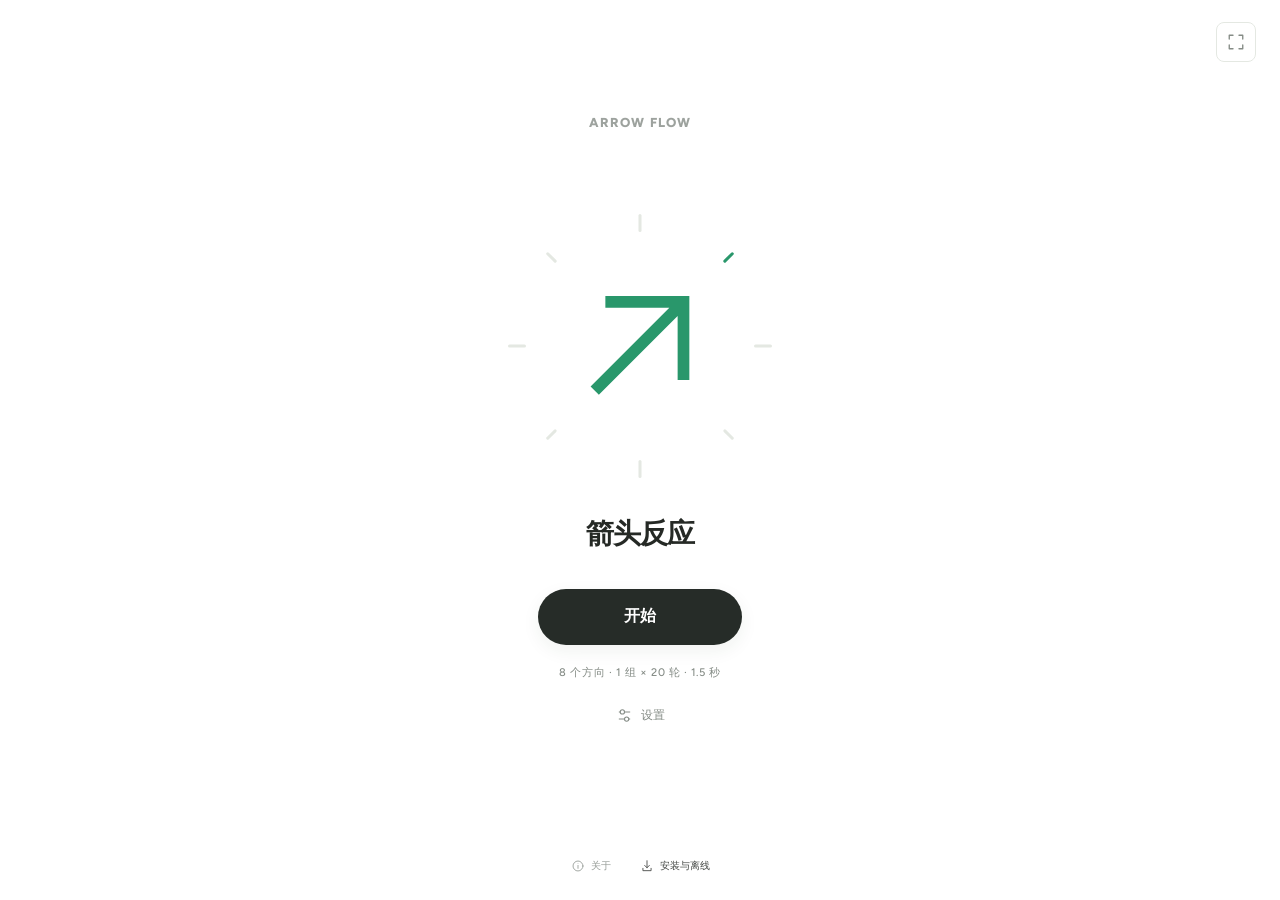
<file: index.html>
<!doctype html>
<html lang="zh-CN">
<head>
<meta charset="utf-8">
<meta name="viewport" content="width=device-width,initial-scale=1,viewport-fit=cover">
<meta name="apple-mobile-web-app-capable" content="yes">
<meta name="theme-color" content="#ffffff">
<link rel="icon" type="image/svg+xml" href="./favicon.svg">
<link rel="apple-touch-icon" href="./apple-touch-icon.png">
<title>箭头反应 · Arrow Flow</title>
<script src="./theme.js?v=f0ca25d67949"></script>
<link rel="stylesheet" href="./styles.css?v=baeb36938bd9">
<link rel="manifest" href="./manifest.webmanifest">
<meta name="apple-mobile-web-app-title" content="Arrow Flow">
<link rel="stylesheet" href="./pwa.css?v=1dbcb58ef27d">
</head>
<body>
<main class="home">
  <button id="home-fullscreen" class="icon-btn fullscreen-toggle home-fullscreen" type="button" aria-label="进入全屏" aria-pressed="false"><svg class="expand-icon" viewBox="0 0 24 24" fill="none" stroke="currentColor" stroke-width="1.8" stroke-linecap="round" stroke-linejoin="round" aria-hidden="true"><path d="M8 3H3v5M16 3h5v5M21 16v5h-5M8 21H3v-5"/></svg><svg class="collapse-icon hidden" viewBox="0 0 24 24" fill="none" stroke="currentColor" stroke-width="1.8" stroke-linecap="round" stroke-linejoin="round" aria-hidden="true"><path d="M3 8h5V3M16 3v5h5M21 16h-5v5M8 21v-5H3"/></svg></button>
  <div class="home-mark">ARROW FLOW</div>
  <div class="dial" aria-hidden="true">
    <svg class="dial-ticks" viewBox="0 0 180 180"><line class="tick-mark" data-deg="0" x1="90" y1="3" x2="90" y2="13" transform="rotate(0 90 90)"/><line class="tick-mark on" data-deg="45" x1="90" y1="3" x2="90" y2="10" transform="rotate(45 90 90)"/><line class="tick-mark" data-deg="90" x1="90" y1="3" x2="90" y2="13" transform="rotate(90 90 90)"/><line class="tick-mark" data-deg="135" x1="90" y1="3" x2="90" y2="10" transform="rotate(135 90 90)"/><line class="tick-mark" data-deg="180" x1="90" y1="3" x2="90" y2="13" transform="rotate(180 90 90)"/><line class="tick-mark" data-deg="225" x1="90" y1="3" x2="90" y2="10" transform="rotate(225 90 90)"/><line class="tick-mark" data-deg="270" x1="90" y1="3" x2="90" y2="13" transform="rotate(270 90 90)"/><line class="tick-mark" data-deg="315" x1="90" y1="3" x2="90" y2="10" transform="rotate(315 90 90)"/></svg>
    <svg class="home-arrow" id="home-arrow" viewBox="0 0 100 100"><path d="M50 88V13M17 46L50 13L83 46" fill="none" stroke="currentColor" stroke-width="7"/></svg>
    <span id="home-number" class="home-number hidden">3</span>
  </div>
  <h1 id="home-title">箭头反应</h1>
  <button id="start" class="start">开始</button>

  <p id="session-info" class="session-info"></p>
  <button id="open-settings" class="settings-trigger" type="button" aria-haspopup="dialog"><svg viewBox="0 0 24 24" fill="none" stroke="currentColor" stroke-width="1.5" aria-hidden="true"><path d="M4 7h16M4 17h16"/><circle cx="9" cy="7" r="3" fill="var(--bg)"/><circle cx="15" cy="17" r="3" fill="var(--bg)"/></svg>设置</button>
  <nav class="home-links" aria-label="了解与帮助"><a href="#about"><svg viewBox="0 0 24 24" fill="none" stroke="currentColor" stroke-width="1.5" stroke-linecap="round" stroke-linejoin="round" aria-hidden="true"><circle cx="12" cy="12" r="8.5"/><path d="M12 11v5"/><circle cx="12" cy="7.5" r=".7" fill="currentColor" stroke="none"/></svg><span>关于</span></a></nav>
</main>
<dialog id="settings-dialog" aria-labelledby="settings-title" class="settings-dialog"><div class="sheet-header"><div><span class="sheet-eyebrow">MAKE IT YOURS</span><h2 id="settings-title">训练设置</h2></div><button id="close-settings" class="close-settings" aria-label="关闭设置" type="button"><svg viewBox="0 0 24 24" fill="none" stroke="currentColor" stroke-width="1.6" aria-hidden="true"><path d="m6 6 12 12M18 6 6 18"/></svg></button></div><div class="sheet-scroll settings-body"><section class="setting-group"><h3><span>01</span>训练</h3><div class="setting-card"><label id="mode-label">练习模式</label><input id="training-mode" type="hidden" value="arrows"><div class="presets mode-options" role="group" aria-labelledby="mode-label"><button type="button" data-mode="arrows" aria-label="箭头模式" aria-pressed="true"><span class="mode-icon"><svg viewBox="0 0 24 24" fill="none" stroke="currentColor" stroke-width="2" stroke-linecap="round" stroke-linejoin="round" aria-hidden="true"><path d="M5 19 19 5M5 5h14v14"/></svg></span><span class="mode-title">箭头模式</span><span class="mode-description">方向与颜色</span><svg class="mode-check" viewBox="0 0 16 16" fill="none" stroke="currentColor" stroke-width="2" aria-hidden="true"><path d="m3 8 3 3 7-7"/></svg></button><button type="button" data-mode="numbers" aria-label="数字模式" aria-pressed="false"><span class="mode-icon"><svg viewBox="0 0 24 24" fill="none" stroke="currentColor" stroke-width="2" stroke-linecap="round" aria-hidden="true"><path d="M10 3 7 21M18 3l-3 18M4 9h17M3 15h17"/></svg></span><span class="mode-title">数字模式</span><span class="mode-description">数字与背景颜色</span><svg class="mode-check" viewBox="0 0 16 16" fill="none" stroke="currentColor" stroke-width="2" aria-hidden="true"><path d="m3 8 3 3 7-7"/></svg></button></div><div class="settings-block"><div class="block-heading">练习内容</div><div id="number-range" hidden><div class="two"><div><label for="number-min">最小数字</label><input id="number-min" type="number" min="0" max="999" step="1" value="1" required inputmode="numeric"></div><div><label for="number-max">最大数字</label><input id="number-max" type="number" min="0" max="999" step="1" value="5" required inputmode="numeric"></div></div><p id="number-help" class="field-help">范围内的整数随机出现，背景颜色独立随机。</p></div><div class="two"><div id="dirs-field">      <label for="dirs">箭头方向</label>
      <select id="dirs">
        <option value="8">八方向（含斜向）</option>
        <option value="4">四方向（上下左右）</option>
        <option value="2">两方向（左右）</option>
      </select></div>

        <div><label for="rounds-choice">每组轮数</label>
          <input id="rounds" type="hidden" value="20"><select id="rounds-choice" aria-controls="custom-rounds"><option value="10">10 轮</option><option value="20" selected>20 轮</option><option value="30">30 轮</option><option value="50">50 轮</option><option value="100">100 轮</option><option value="0">无限循环</option><option value="custom">自定义…</option></select><div id="custom-rounds" hidden style="margin-top:12px"><label for="rounds-custom" style="margin-top:0">自定义轮数</label><input id="rounds-custom" type="number" min="1" step="1" value="20" inputmode="numeric"></div>
        </div>
</div><div class="two"><div><label for="sets-choice">组数</label><input id="sets" type="hidden" value="1"><select id="sets-choice" aria-controls="sets-custom-wrap"><option value="1" selected>1 组</option><option value="2">2 组</option><option value="3">3 组</option><option value="4">4 组</option><option value="5">5 组</option><option value="6">6 组</option><option value="8">8 组</option><option value="10">10 组</option><option value="custom">自定义…</option></select><div id="sets-custom-wrap" hidden style="margin-top:12px"><label for="sets-custom" style="margin-top:0">自定义组数</label><input id="sets-custom" type="number" min="1" max="99" step="1" value="1" inputmode="numeric"></div></div><div><label for="set-rest-choice">组间休息 / 秒</label><input id="set-rest" type="hidden" value="30"><select id="set-rest-choice" aria-controls="set-rest-custom-wrap"><option value="0">不休息</option><option value="10">10 秒</option><option value="15">15 秒</option><option value="20">20 秒</option><option value="30" selected>30 秒</option><option value="45">45 秒</option><option value="60">60 秒</option><option value="90">90 秒</option><option value="120">120 秒</option><option value="180">180 秒</option><option value="custom">自定义…</option></select><div id="set-rest-custom-wrap" hidden style="margin-top:12px"><label for="set-rest-custom" style="margin-top:0">自定义休息 / 秒</label><input id="set-rest-custom" type="number" min="0" max="600" step="1" value="30" inputmode="numeric"></div></div></div><p id="sets-help" class="field-help">每组完成后休息，倒计时结束自动继续。</p>      </div><div class="settings-block"><div class="block-heading">节奏与间隔</div><label id="interval-label">间隔模式</label><input id="interval-mode" type="hidden" value="fixed"><div class="presets interval-toggle" role="group" aria-labelledby="interval-label" aria-describedby="interval-help"><button type="button" data-interval="fixed" aria-pressed="true">固定间隔</button><button type="button" data-interval="random" aria-pressed="false">随机间隔</button></div><label id="presets-label">节奏预设</label>
      <div class="presets" role="group" aria-labelledby="presets-label">
        <button type="button" data-speed="2.5,1" data-random-speed="2.5,1,3" aria-pressed="false">舒缓</button>
        <button type="button" data-speed="1.5,0.5" data-random-speed="1.5,0.5,1.5" aria-pressed="false">标准</button>
        <button type="button" data-speed="0.7,0.3" data-random-speed="0.7,0.2,0.6" aria-pressed="false">快速</button>
      </div>

      <label for="duration" id="duration-label">显示 / 秒</label><input id="duration" type="number" min="0.3" max="10" step="0.1" value="1.5">
      <div class="interval-settings"><p id="interval-help" class="field-help">当前提示消失后，到下一个提示出现前的等待时间。</p><div id="fixed-interval"><label for="gap">等待时间 / 秒</label><input id="gap" type="number" min="0" max="10" step="0.1" value="0.5"></div><div id="random-interval" hidden><div class="two"><div><label for="gap-min">最短等待 / 秒</label><input id="gap-min" type="number" min="0" max="10" step="0.1" value="0.5"></div><div><label for="gap-max">最长等待 / 秒</label><input id="gap-max" type="number" min="0" max="10" step="0.1" value="1.5"></div></div><p class="field-help">每次在范围内重新随机，不按固定节奏出现。</p></div></div>

</div></div></section><section class="setting-group"><h3><span>02</span>外观</h3><div class="setting-card">      <label for="language">语言 / Language</label><select id="language"><option value="zh">简体中文</option><option value="en">English</option></select><label for="theme">外观</label>
      <select id="theme">
        <option value="system">跟随系统</option>
        <option value="light">浅色</option>
        <option value="dark">深色</option>
      </select>
        <div id="color-field"><label for="color">箭头颜色</label>
          <select id="color"><option value="random">随机彩色</option><option value="green">固定绿色</option><option value="black">固定黑色</option><option value="custom">自定义单色</option></select><div id="custom-arrow-color" hidden><label for="arrow-color">自定义箭头颜色</label><input id="arrow-color" type="color" value="#20ac78" aria-label="自定义箭头颜色"></div>
        </div>
<div id="number-color-settings" hidden><label id="palette-label">数字背景颜色</label><input id="arrow-colors" type="hidden" value='["#20ac78","#823ac7","#257bdd","#e2812b","#dc4168"]'><input id="number-colors" type="hidden" value='["#d83842","#16816b","#f3cf46","#245fbd"]'><div id="number-palette" class="number-palette" role="group" aria-labelledby="palette-label"></div><div class="palette-actions"><button id="add-number-color" type="button">添加颜色</button><button id="reset-number-colors" type="button">恢复默认</button></div><p id="palette-help" class="field-help">点色块更换颜色，背景与数字独立随机。</p></div><div id="number-ink-settings" hidden><label for="number-ink-mode">数字文字颜色</label><select id="number-ink-mode"><option value="auto">自动黑白</option><option value="complementary">背景互补色</option><option value="custom">自定义单色</option><option value="random">随机彩色</option></select><div id="custom-number-ink" hidden><label for="number-ink">自定义数字颜色</label><input id="number-ink" type="color" value="#ffffff" aria-label="自定义数字颜色"></div><div id="random-number-ink" hidden><label id="number-ink-palette-label">随机数字颜色</label><input id="number-ink-colors" type="hidden" value='["#ffffff","#17221b"]'><div id="number-ink-palette" class="number-palette" role="group" aria-labelledby="number-ink-palette-label"></div><div class="palette-actions"><button id="add-number-ink" type="button">添加颜色</button><button id="reset-number-ink" type="button">恢复默认</button></div></div><p id="number-ink-help" class="field-help">根据背景明暗，自动使用黑色或白色数字。</p><div id="number-color-preview" aria-hidden="true">3</div><p class="field-help">配色预览</p></div></div></section><section class="setting-group"><h3><span>03</span>声音</h3><div class="setting-card">      <section id="sound-settings" class="sound" aria-label="声音设置">
        <div class="sound-head">
          <span class="sound-title">提示音</span>
          <button id="sound" class="switch" type="button" role="switch" aria-label="提示音" aria-checked="false" value="off"><span></span></button>
        </div>
        <div id="sound-panel" hidden>
          <label for="sound-type" style="margin-top:0">声音类型</label>
          <select id="sound-type">
            <option value="beep">标准短音</option>
            <option value="timer">计时器哔声</option>
            <option value="go">起跑高音</option>
            <option value="bell">拳击铃</option>
            <option value="bell2">拳击铃 · 双响</option>
            <option value="buzzer">篮球蜂鸣</option>
          </select>
          <div class="volume-head"><label for="volume">提示音量</label><output id="volume-value" for="volume">40%</output></div>
          <input id="volume" type="range" min="0" max="100" value="40" aria-describedby="volume-help">
          <div class="sound-foot"><span id="volume-help">同时受设备音量控制</span><button type="button" id="preview">试听</button></div>
        </div>
      </section></div></section></div><div class="sheet-footer"><span>按你的节奏来。</span><button id="done-settings" class="start" type="button">完成</button></div></dialog>


<section id="stage" class="stage" aria-label="反应练习">
  <button id="stage-fullscreen" class="icon-btn fullscreen-toggle stage-fullscreen" type="button" aria-label="进入全屏" aria-pressed="false"><svg class="expand-icon" viewBox="0 0 24 24" fill="none" stroke="currentColor" stroke-width="1.8" stroke-linecap="round" stroke-linejoin="round" aria-hidden="true"><path d="M8 3H3v5M16 3h5v5M21 16v5h-5M8 21H3v-5"/></svg><svg class="collapse-icon hidden" viewBox="0 0 24 24" fill="none" stroke="currentColor" stroke-width="1.8" stroke-linecap="round" stroke-linejoin="round" aria-hidden="true"><path d="M3 8h5V3M16 3v5h5M21 16h-5v5M8 21v-5H3"/></svg></button>
  <div class="top">
    <span class="phase" id="phase">准备开始</span>
    <span class="counter" id="counter" aria-live="off">0 / 20</span>
    <div class="top-right">
      <button id="mute" class="icon-btn" type="button" aria-label="开启声音">
        <svg id="icon-on" viewBox="0 0 24 24" fill="none" stroke="currentColor" stroke-width="2" stroke-linejoin="round" stroke-linecap="round"><path d="M4 9h4l5-4v14l-5-4H4z"/><path d="M16.5 8.5a5 5 0 0 1 0 7M19 6a8.5 8.5 0 0 1 0 12"/></svg>
        <svg id="icon-off" class="hidden" viewBox="0 0 24 24" fill="none" stroke="currentColor" stroke-width="2" stroke-linejoin="round" stroke-linecap="round"><path d="M4 9h4l5-4v14l-5-4H4z"/><path d="M17 9.5l5 5M22 9.5l-5 5"/></svg>
      </button>
    </div>
  </div>

  <div id="number-cue" class="number-cue-text hidden" role="img" aria-label="数字"></div>
  <svg id="arrow" class="hidden" viewBox="0 0 100 100" role="img" aria-label="方向箭头"><path d="M50 88V13M17 46L50 13L83 46" fill="none" stroke="currentColor" stroke-width="10"/></svg>
  <div id="countdown" class="countdown"><span id="count-num">3</span></div>

  <div id="rest" class="rest hidden" role="timer" aria-label="组间休息倒计时" aria-live="off"><div class="rest-dial"><svg class="rest-ring" viewBox="0 0 200 200" aria-hidden="true"><circle class="rest-track" cx="100" cy="100" r="96"/><circle id="rest-ring-fill" class="rest-fill" cx="100" cy="100" r="96" pathLength="1"/></svg><div class="rest-inner"><span class="rest-label">组间休息</span><span id="rest-time" class="rest-time">0:30</span></div></div><span id="rest-next" class="rest-next"></span></div>
  <div id="result" class="result hidden" role="status" aria-live="polite">
    <svg class="done-mark" viewBox="0 0 64 64" aria-hidden="true"><circle cx="32" cy="32" r="29"/><path d="M20 33l8 8 16-17"/></svg>
    <h2>Complete</h2>
    <button id="again" class="start">再练一次</button>
    <button id="back" class="ghost">调整设置</button>
  </div>

  <div class="controls" id="controls">
    <button id="pause" class="round-btn" aria-label="暂停">
      <svg id="icon-pause" viewBox="0 0 24 24" fill="currentColor"><rect x="6" y="5" width="4" height="14" rx="1"/><rect x="14" y="5" width="4" height="14" rx="1"/></svg>
      <svg id="icon-play" class="hidden" viewBox="0 0 24 24" fill="currentColor"><path d="M8 5.5v13a1 1 0 0 0 1.5.86l10.5-6.5a1 1 0 0 0 0-1.72L9.5 4.64A1 1 0 0 0 8 5.5z"/></svg>
    </button>
    <button id="exit" class="round-btn" aria-label="结束练习">
      <svg viewBox="0 0 24 24" fill="currentColor"><rect x="6" y="6" width="12" height="12" rx="1.5"/></svg>
    </button>
  </div>
  <div class="progress" id="progress"></div>
</section>

<dialog id="info-dialog" class="info-dialog" aria-labelledby="info-title"><header class="info-header"><div><span class="sheet-eyebrow">ARROW FLOW / FIELD NOTES</span><h2 id="info-title">玩法说明</h2></div><button id="close-info" class="close-settings" type="button" aria-label="返回训练"><svg viewBox="0 0 24 24" fill="none" stroke="currentColor" stroke-width="1.6" aria-hidden="true"><path d="m6 6 12 12M18 6 6 18"/></svg></button></header><div class="info-toolbar"><div class="info-tabs" role="tablist" aria-label="了解与帮助"><button id="tab-guide" type="button" role="tab" data-info-page="guide" aria-controls="info-body" aria-selected="true">玩法说明</button><button id="tab-about" type="button" role="tab" data-info-page="about" aria-controls="info-body" aria-selected="false" tabindex="-1">关于与研究</button></div><label class="visually-hidden" for="info-language">语言 / Language</label><select id="info-language"><option value="zh">中文</option><option value="en">English</option></select></div><div id="info-body" class="info-body" role="tabpanel" aria-labelledby="tab-guide" tabindex="0"></div><footer class="info-footer"><button id="info-back" type="button" class="start">返回训练</button></footer></dialog>
<div id="fullscreen-notice" class="fullscreen-notice" role="status" hidden></div>
<script src="./i18n.js?v=d0549c62ef76"></script>
<script src="./app.js?v=de583ddcadcf"></script>
<script src="./info.js?v=76d75372aa2f"></script>
<script src="./pwa.js?v=aa56cc2708c7" defer></script>
</body>
</html>
</file>
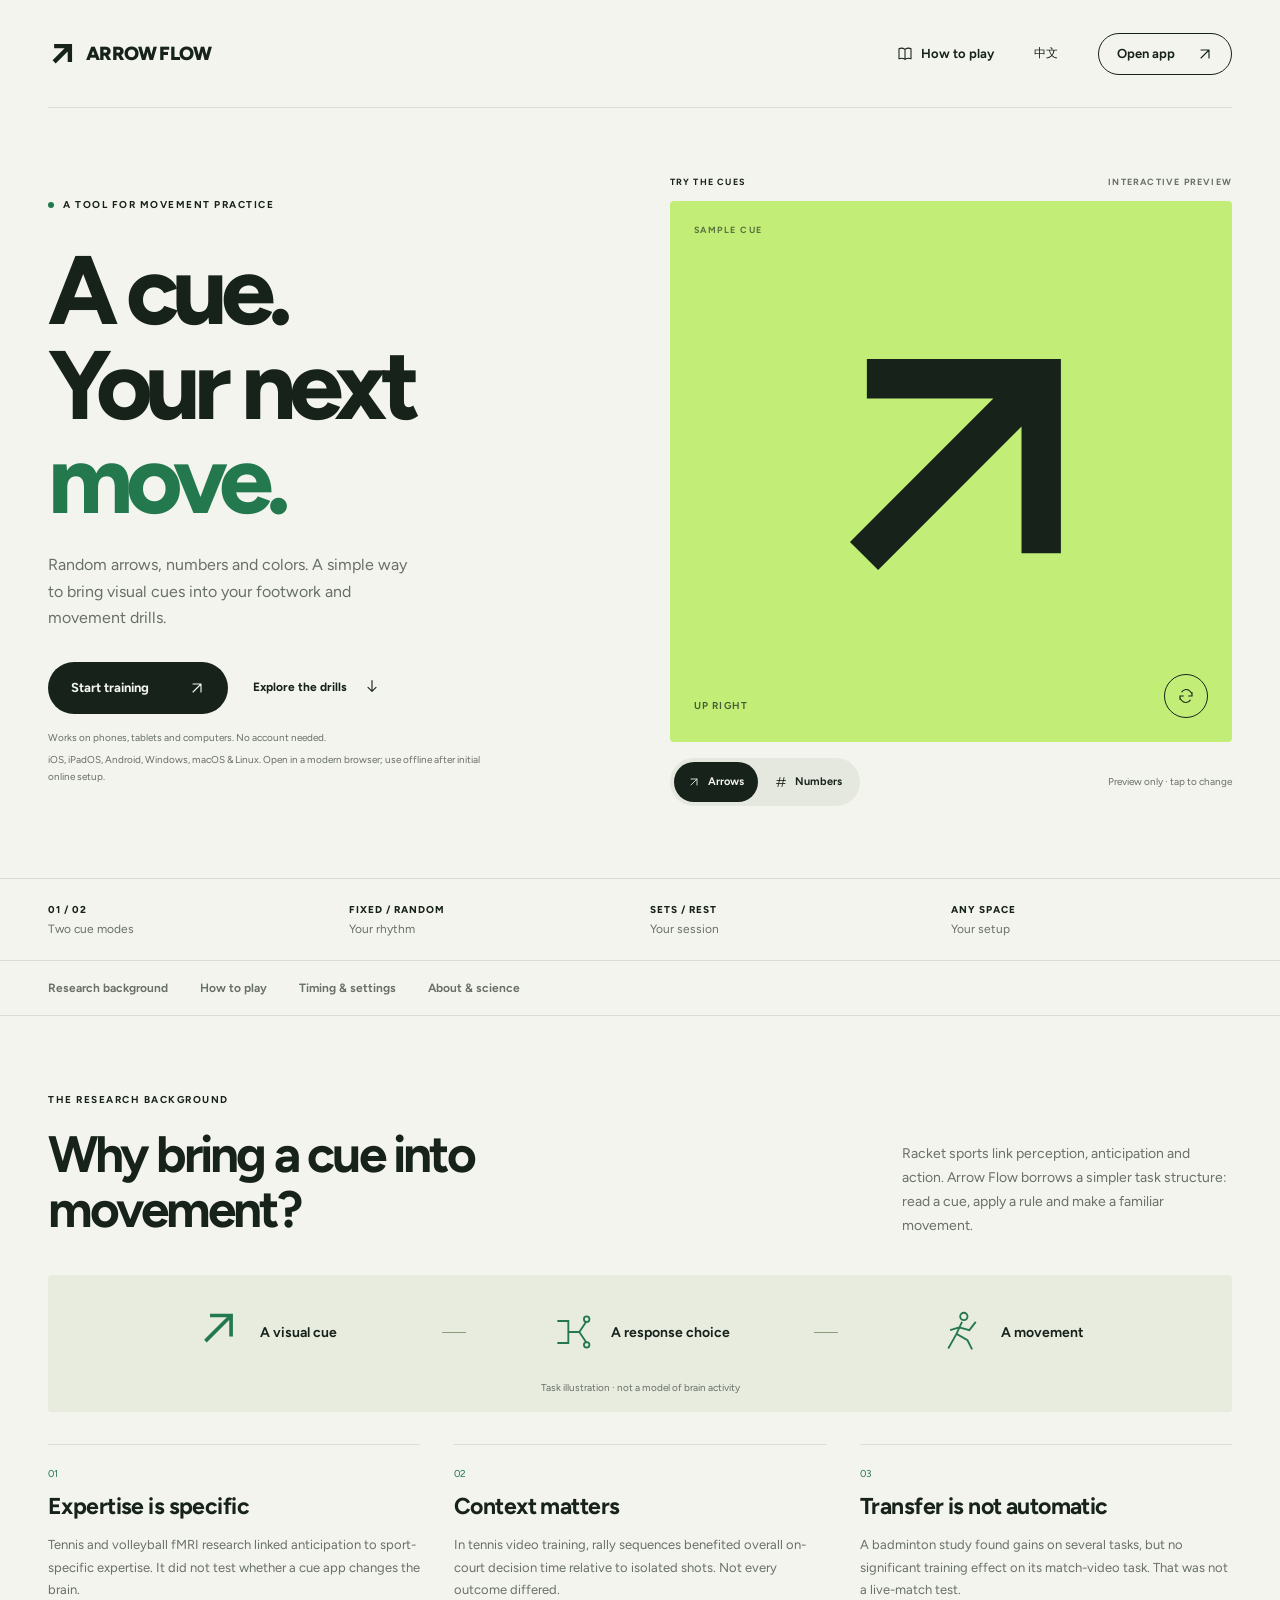
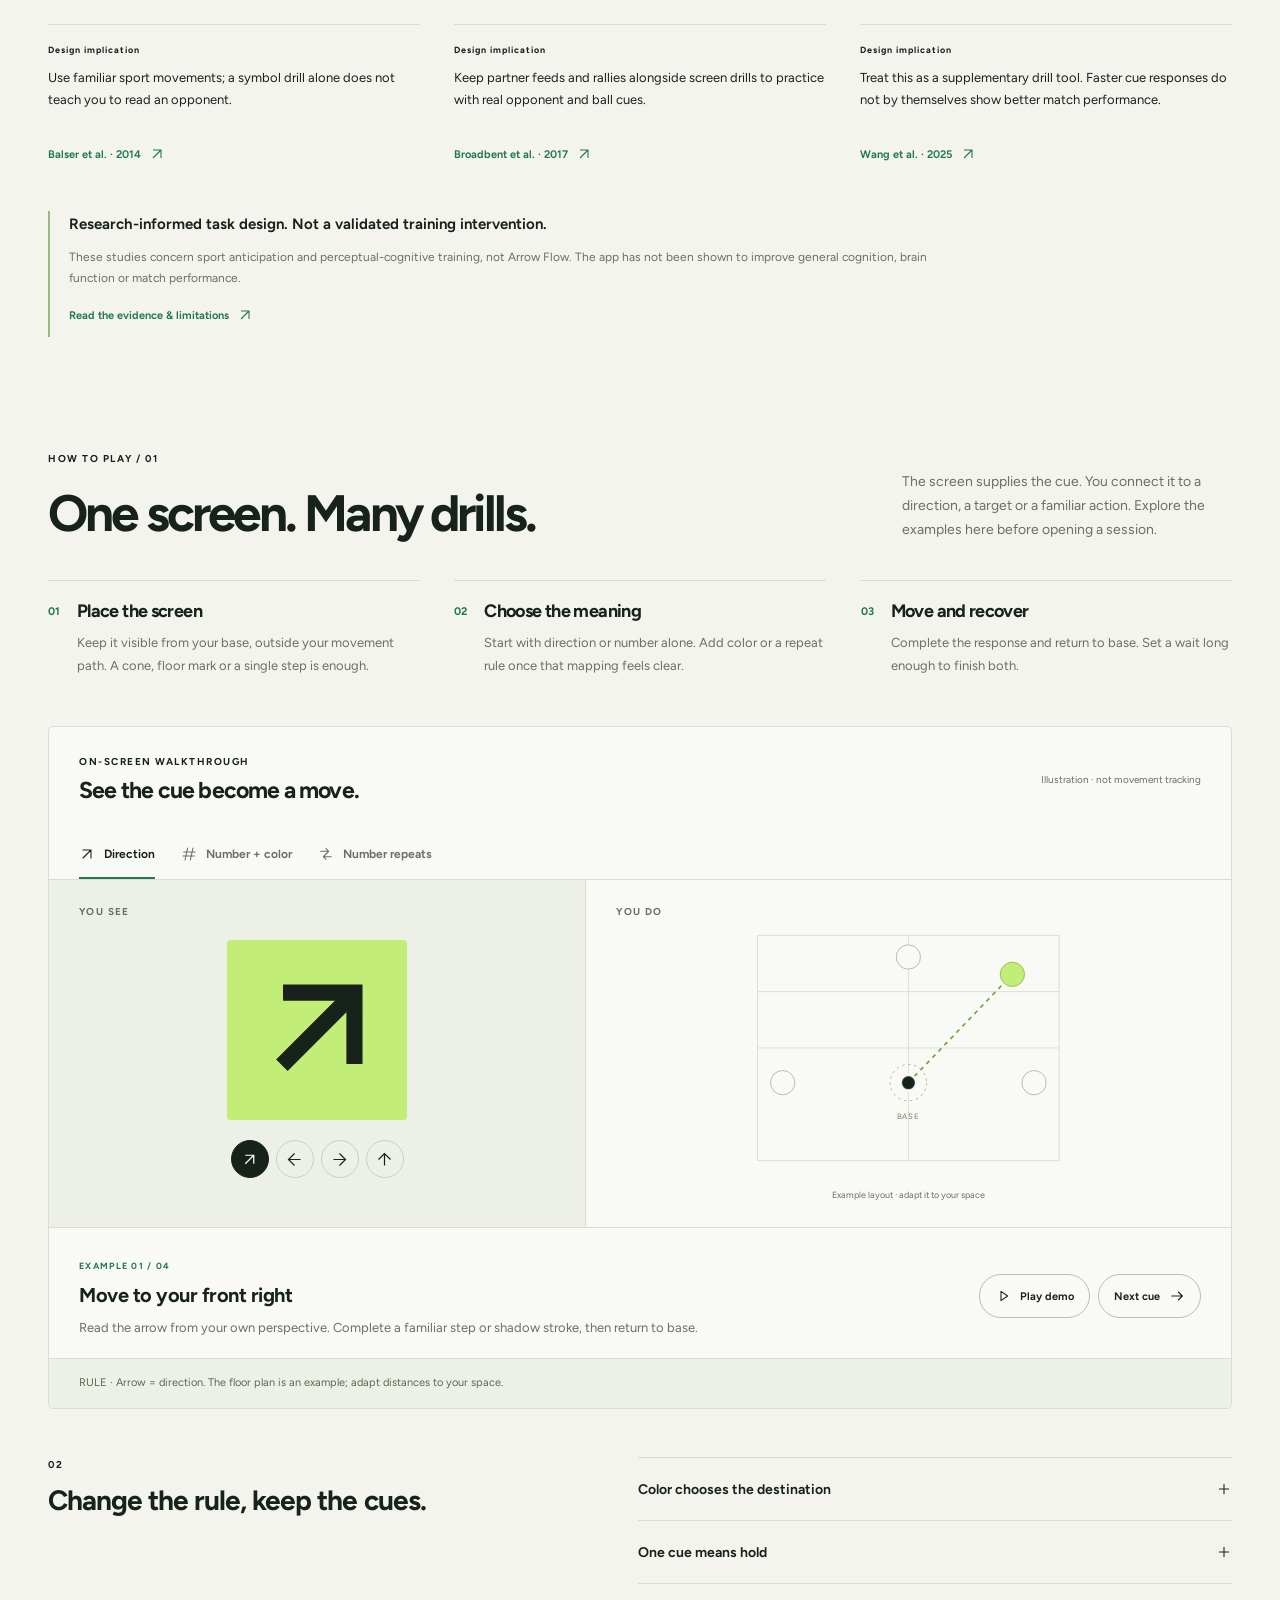
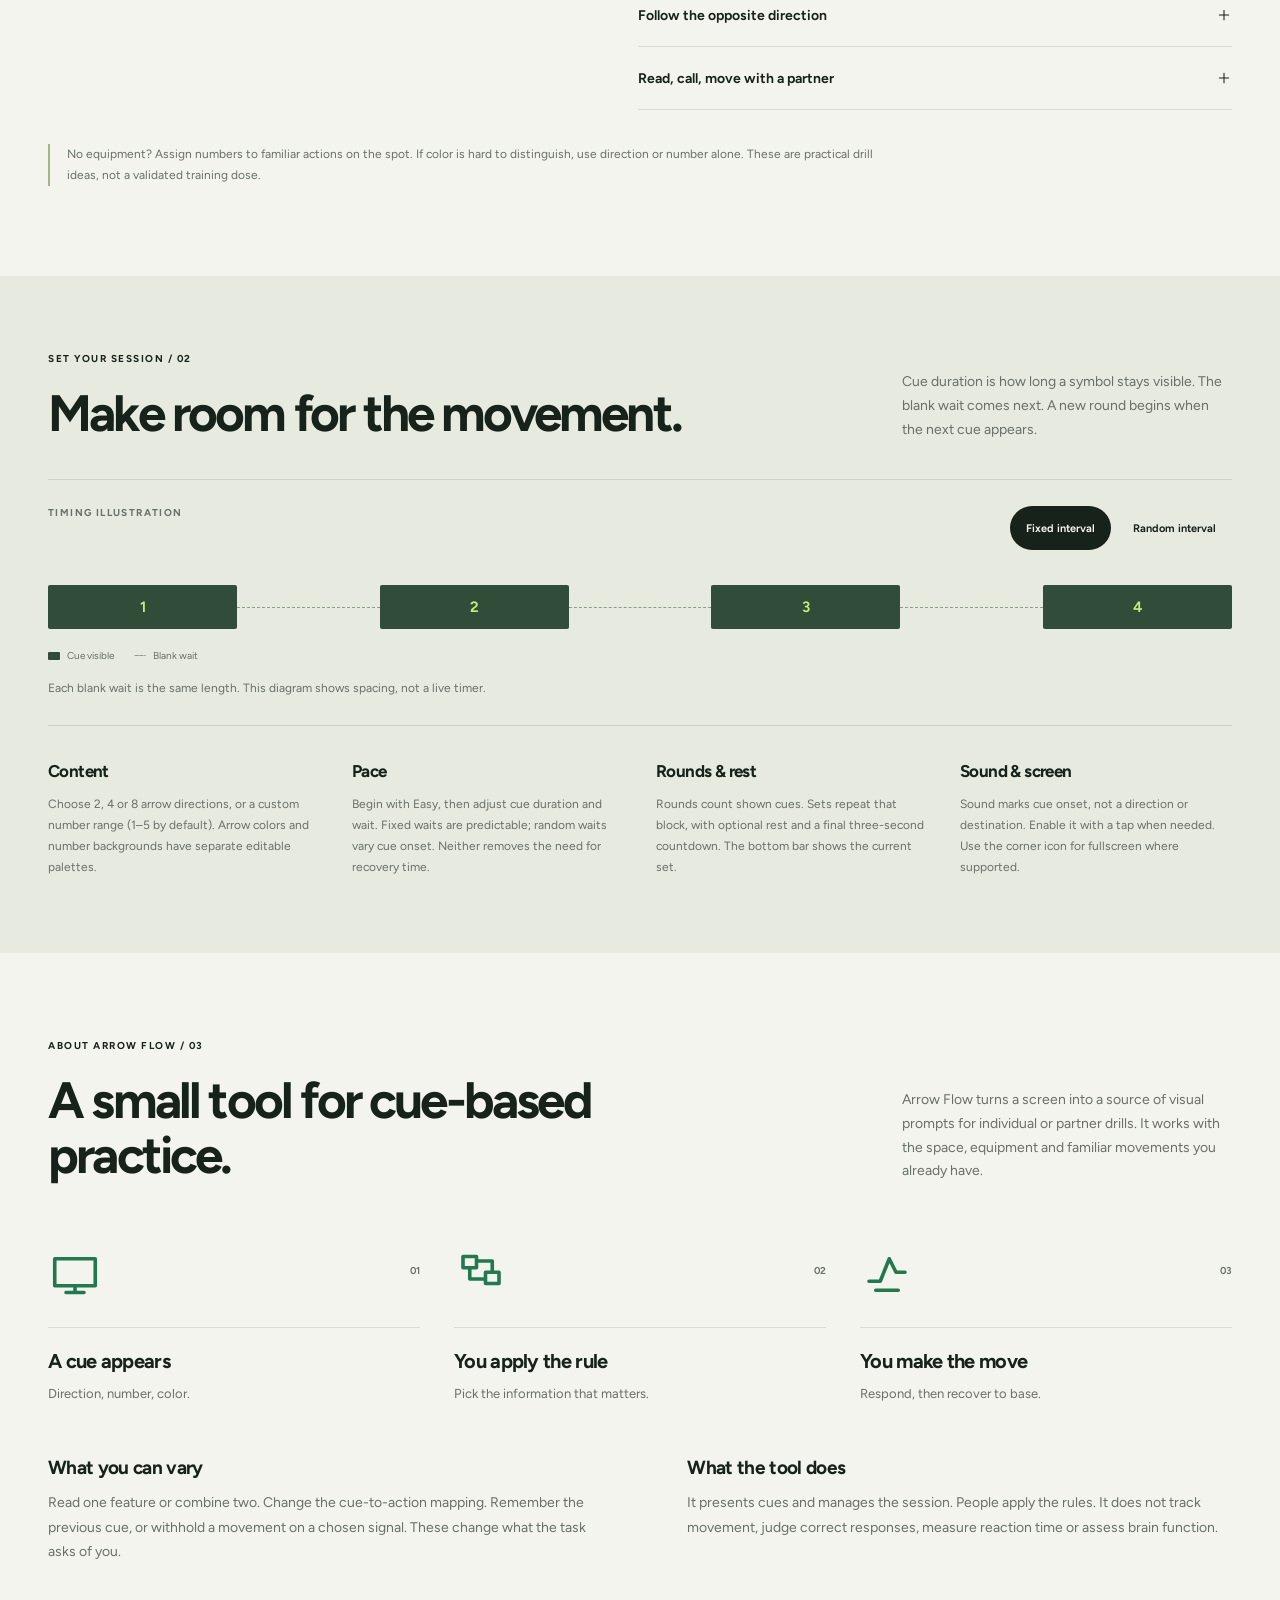
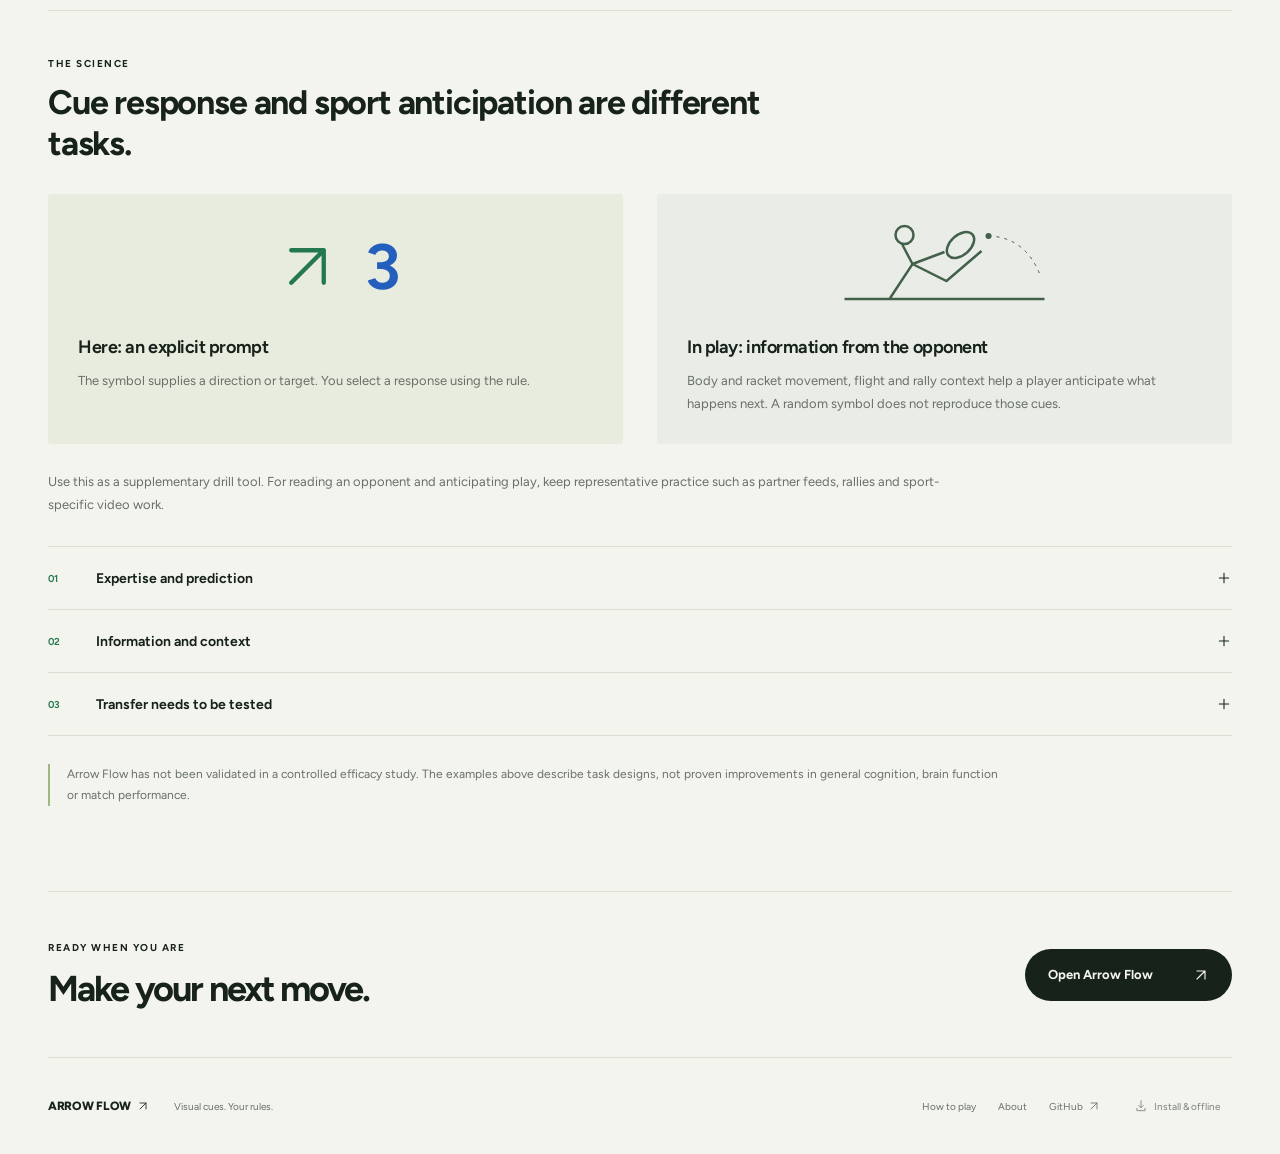
<file: landing.html>
<!doctype html>
<html lang="en">
<head>
<meta charset="utf-8"><meta name="viewport" content="width=device-width,initial-scale=1">
<title>Arrow Flow — Visual cues for movement practice</title>
<meta name="description" content="A simple visual cue tool for footwork and movement drills. Random arrows, numbers and colors, with timing you control.">
<meta name="theme-color" content="#f3f4ee"><link rel="icon" href="./favicon.svg" type="image/svg+xml"><link rel="apple-touch-icon" href="./apple-touch-icon.png">
<link rel="stylesheet" href="./landing.css?v=c0bd856df132">
<script src="./landing.js?v=d450ea085c9e" defer></script>
<script src="./walkthrough.js?v=a3b13328164c" defer></script>
<link rel="manifest" href="./manifest.webmanifest">
<meta name="apple-mobile-web-app-title" content="Arrow Flow">
<link rel="stylesheet" href="./pwa.css?v=1dbcb58ef27d">
</head>
<body>
<a class="skip" href="#main" data-en="Skip to content" data-zh="跳至正文">Skip to content</a>
<header class="site-header wrap"><a class="brand" href="./landing.html" aria-label="Arrow Flow home"><svg viewBox="0 0 32 32" fill="none" aria-hidden="true"><path d="M7 25 25 7M7 7h18v18" stroke="currentColor" stroke-width="5"/></svg><span>ARROW FLOW</span></a><nav aria-label="Main navigation"><a class="nav-guide" href="#guide"><svg class="inline-icon guide-icon" viewBox="0 0 24 24" fill="none" stroke="currentColor" stroke-width="1.6" stroke-linecap="round" stroke-linejoin="round" aria-hidden="true" focusable="false"><path d="M12 5v15m0-15C9 3 5 3 3 4v15c3-1 6-1 9 1m0-15c3-2 7-2 9-1v15c-3-1-6-1-9 1"/></svg><span class="nav-guide-label" data-en="How to play" data-zh="玩法说明">How to play</span></a><button id="language-toggle" type="button" aria-label="Switch to Chinese">中文</button><a class="nav-launch" href="./index.html"><span data-en="Open app" data-zh="进入应用">Open app</span><span aria-hidden="true"><svg class="inline-icon" viewBox="0 0 24 24" fill="none" stroke="currentColor" stroke-width="1.7" stroke-linecap="round" stroke-linejoin="round" aria-hidden="true" focusable="false"><path d="M6 18 18 6M6 6h12v12"/></svg></span></a></nav></header>
<main id="main">
<section class="hero wrap" aria-labelledby="hero-title"><div class="hero-copy"><div class="eyebrow"><span class="status-dot"></span><span data-en="A TOOL FOR MOVEMENT PRACTICE" data-zh="为移动练习设计">A TOOL FOR MOVEMENT PRACTICE</span></div><h1 id="hero-title" data-en="A cue.<br>Your next<br><em>move.</em>" data-zh="一个提示。<br>你的下一步。" data-html>A cue.<br>Your next<br><em>move.</em></h1><p class="hero-description" data-en="Random arrows, numbers and colors. A simple way to bring visual cues into your footwork and movement drills." data-zh="随机箭头、数字与颜色。把视觉提示融入步法与移动练习。">Random arrows, numbers and colors. A simple way to bring visual cues into your footwork and movement drills.</p><div class="hero-actions"><a class="button primary" href="./index.html"><span data-en="Start training" data-zh="开始练习">Start training</span><span aria-hidden="true"><svg class="inline-icon" viewBox="0 0 24 24" fill="none" stroke="currentColor" stroke-width="1.7" stroke-linecap="round" stroke-linejoin="round" aria-hidden="true" focusable="false"><path d="M6 18 18 6M6 6h12v12"/></svg></span></a><a class="text-link" href="#guide"><span data-en="Explore the drills" data-zh="了解玩法">Explore the drills</span><span aria-hidden="true"><svg class="inline-icon" viewBox="0 0 24 24" fill="none" stroke="currentColor" stroke-width="1.7" stroke-linecap="round" stroke-linejoin="round" aria-hidden="true" focusable="false"><path d="M12 4v16m-6-6 6 6 6-6"/></svg></span></a></div><p class="small-note" data-en="Works on phones, tablets and computers. No account needed." data-zh="手机、平板与电脑均可使用，无需账号。">Works on phones, tablets and computers. No account needed.</p><p class="small-note platform-note" data-en="iOS, iPadOS, Android, Windows, macOS &amp; Linux. Open in a modern browser; use offline after initial online setup." data-zh="支持 iOS、iPadOS、Android、Windows、macOS 和 Linux。通过现代浏览器打开，首次联网准备后可离线使用。">iOS, iPadOS, Android, Windows, macOS &amp; Linux. Open in a modern browser; use offline after initial online setup.</p></div>
<div class="hero-preview"><div class="preview-top"><span data-en="TRY THE CUES" data-zh="试试提示">TRY THE CUES</span><span class="demo-label" data-en="INTERACTIVE PREVIEW" data-zh="互动预览">INTERACTIVE PREVIEW</span></div><div class="preview-screen" id="preview-screen"><span class="cue-caption" data-en="SAMPLE CUE" data-zh="提示示例">SAMPLE CUE</span><svg id="demo-arrow" viewBox="0 0 200 200" fill="none" aria-hidden="true"><path d="M28 150 130 48H40V20h138v138h-28V68L48 170z" fill="currentColor"/></svg><span id="demo-number" hidden aria-hidden="true">3</span><span class="cue-readout" id="cue-readout" aria-hidden="true">UP RIGHT</span><button id="next-cue" aria-label="Show another cue"><svg viewBox="0 0 24 24" fill="none" stroke="currentColor" stroke-width="1.5" aria-hidden="true"><path d="M20 7v5h-5M4 17v-5h5M6.1 7a7 7 0 0 1 11.6-1L20 9M4 15l2.3 3A7 7 0 0 0 18 17"/></svg></button></div><div class="preview-controls"><div class="mode-switch" role="group" aria-label="Preview mode"><button type="button" data-mode="arrow" aria-pressed="true"><span aria-hidden="true"><svg class="inline-icon" viewBox="0 0 24 24" fill="none" stroke="currentColor" stroke-width="1.7" stroke-linecap="round" stroke-linejoin="round" aria-hidden="true" focusable="false"><path d="M6 18 18 6M6 6h12v12"/></svg></span><span data-en="Arrows" data-zh="箭头">Arrows</span></button><button type="button" data-mode="number" aria-pressed="false"><svg class="inline-icon" viewBox="0 0 24 24" fill="none" stroke="currentColor" stroke-width="1.7" stroke-linecap="round" stroke-linejoin="round" aria-hidden="true" focusable="false"><path d="m10 3-4 18M18 3l-4 18M4 9h17M3 15h17"/></svg><span data-en="Numbers" data-zh="数字">Numbers</span></button></div><span class="preview-hint" data-en="Preview only · tap to change" data-zh="仅为预览 · 点击切换">Preview only · tap to change</span></div><span class="sr-only" id="preview-announcement" role="status"></span></div></section>
<div class="spec-strip"><div class="wrap specs"><span><b>01 / 02</b><span data-en="Two cue modes" data-zh="两种提示模式">Two cue modes</span></span><span><b data-en="FIXED / RANDOM" data-zh="固定 / 随机">FIXED / RANDOM</b><span data-en="Your rhythm" data-zh="自定间隔节奏">Your rhythm</span></span><span><b data-en="SETS / REST" data-zh="组数 / 休息">SETS / REST</b><span data-en="Your session" data-zh="组数与休息">Your session</span></span><span><b data-en="ANY SPACE" data-zh="不限场地">ANY SPACE</b><span data-en="Your setup" data-zh="按需布置">Your setup</span></span></div></div>
<nav class="field-nav" aria-label="Page sections"><div class="wrap"><a href="#research" data-en="Research background" data-zh="研究背景">Research background</a><a href="#guide" data-en="How to play" data-zh="玩法说明">How to play</a><a href="#timing" data-en="Timing & settings" data-zh="节奏与设置">Timing &amp; settings</a><a href="#about" data-en="About & science" data-zh="关于与研究">About &amp; science</a></div></nav>
<section class="research-intro wrap" id="research" aria-labelledby="research-title"><div class="section-intro"><div><span class="eyebrow" data-en="THE RESEARCH BACKGROUND" data-zh="研究背景">THE RESEARCH BACKGROUND</span><h2 id="research-title" data-en="Why bring a cue into movement?" data-zh="把视觉提示带入移动练习">Why bring a cue into movement?</h2></div><p data-en="Racket sports link perception, anticipation and action. Arrow Flow borrows a simpler task structure: read a cue, apply a rule and make a familiar movement." data-zh="球拍运动把感知、预判与动作紧密联系在一起。Arrow Flow 借用其中更简单的任务结构：识别提示，按规则选择，再完成熟悉的动作。">Racket sports link perception, anticipation and action. Arrow Flow borrows a simpler task structure: read a cue, apply a rule and make a familiar movement.</p></div><div class="research-path" aria-label="Cue-based practice"><div><svg viewBox="0 0 48 48" fill="none" aria-hidden="true"><path d="M7 34 35 6M12 6h23v23" stroke="currentColor" stroke-width="4"/></svg><span data-en="A visual cue" data-zh="视觉提示">A visual cue</span></div><div><svg viewBox="0 0 48 48" fill="none" stroke="currentColor" stroke-width="2" aria-hidden="true"><path d="M8 12h12v24H8M20 24h12m0 0 8-12m-8 12 8 12"/><circle cx="40" cy="10" r="3"/><circle cx="40" cy="38" r="3"/></svg><span data-en="A response choice" data-zh="选择反应">A response choice</span></div><div><svg viewBox="0 0 48 48" fill="none" stroke="currentColor" stroke-width="2" aria-hidden="true"><circle cx="26" cy="7" r="4"/><path d="m24 13-6 13 12 7 5 10M18 26l-9 16m12-23 11 3 7-9M21 19l-10 3"/></svg><span data-en="A movement" data-zh="完成动作">A movement</span></div><p data-en="Task illustration · not a model of brain activity" data-zh="任务结构示意 · 非脑活动模型">Task illustration · not a model of brain activity</p></div><div class="research-cards"><article><span class="paper-number">01</span><h3 data-en="Expertise is specific" data-zh="经验具有专项性">Expertise is specific</h3><p data-en="Tennis and volleyball fMRI research linked anticipation to sport-specific expertise. It did not test whether a cue app changes the brain." data-zh="网球与排球的 fMRI 研究发现，预判时的神经活动与专项经验有关；它没有检验提示应用能否改变大脑。">Tennis and volleyball fMRI research linked anticipation to sport-specific expertise. It did not test whether a cue app changes the brain.</p><div class="research-implication"><span class="eyebrow" data-en="Design implication" data-zh="设计启发">Design implication</span><p data-en="Use familiar sport movements; a symbol drill alone does not teach you to read an opponent." data-zh="搭配熟悉的专项动作；单靠符号练习，不能等同于学会阅读对手。">Use familiar sport movements; a symbol drill alone does not teach you to read an opponent.</p></div><a href="https://doi.org/10.3389/fnhum.2014.00568" target="_blank" rel="noopener noreferrer">Balser et al. · 2014<svg class="inline-icon" viewBox="0 0 24 24" fill="none" stroke="currentColor" stroke-width="1.6" aria-hidden="true"><path d="M6 18 18 6M6 6h12v12"/></svg></a></article><article><span class="paper-number">02</span><h3 data-en="Context matters" data-zh="情境影响学习">Context matters</h3><p data-en="In tennis video training, rally sequences benefited overall on-court decision time relative to isolated shots. Not every outcome differed." data-zh="网球视频训练中，连续回合素材在场地测试的整体决策时间上优于孤立击球素材，但并非所有指标都有差异。">In tennis video training, rally sequences benefited overall on-court decision time relative to isolated shots. Not every outcome differed.</p><div class="research-implication"><span class="eyebrow" data-en="Design implication" data-zh="设计启发">Design implication</span><p data-en="Keep partner feeds and rallies alongside screen drills to practice with real opponent and ball cues." data-zh="把屏幕练习与喂球、对抗结合，保留真实对手与来球线索。">Keep partner feeds and rallies alongside screen drills to practice with real opponent and ball cues.</p></div><a href="https://doi.org/10.1371/journal.pone.0174311" target="_blank" rel="noopener noreferrer">Broadbent et al. · 2017<svg class="inline-icon" viewBox="0 0 24 24" fill="none" stroke="currentColor" stroke-width="1.6" aria-hidden="true"><path d="M6 18 18 6M6 6h12v12"/></svg></a></article><article><span class="paper-number">03</span><h3 data-en="Transfer is not automatic" data-zh="迁移并非自然而然">Transfer is not automatic</h3><p data-en="A badminton study found gains on several tasks, but no significant training effect on its match-video task. That was not a live-match test." data-zh="一项羽毛球研究在部分任务上发现改善，但比赛视频任务未见显著训练效果；它也不是实际比赛测试。">A badminton study found gains on several tasks, but no significant training effect on its match-video task. That was not a live-match test.</p><div class="research-implication"><span class="eyebrow" data-en="Design implication" data-zh="设计启发">Design implication</span><p data-en="Treat this as a supplementary drill tool. Faster cue responses do not by themselves show better match performance." data-zh="将它作为辅助练习工具。提示反应更快，本身并不能证明比赛表现更好。">Treat this as a supplementary drill tool. Faster cue responses do not by themselves show better match performance.</p></div><a href="https://doi.org/10.1038/s41598-025-93475-7" target="_blank" rel="noopener noreferrer">Wang et al. · 2025<svg class="inline-icon" viewBox="0 0 24 24" fill="none" stroke="currentColor" stroke-width="1.6" aria-hidden="true"><path d="M6 18 18 6M6 6h12v12"/></svg></a></article></div><div class="research-position"><p data-en="Research-informed task design. Not a validated training intervention." data-zh="参考研究的任务设计，尚未经效果验证。">Research-informed task design. Not a validated training intervention.</p><p data-en="These studies concern sport anticipation and perceptual-cognitive training, not Arrow Flow. The app has not been shown to improve general cognition, brain function or match performance." data-zh="这些研究讨论运动预判与知觉认知训练，并未研究 Arrow Flow。本应用尚无证据证明能提升一般认知、脑功能或比赛表现。">These studies concern sport anticipation and perceptual-cognitive training, not Arrow Flow. The app has not been shown to improve general cognition, brain function or match performance.</p><a href="#science"><span data-en="Read the evidence &amp; limitations" data-zh="查看研究与适用边界">Read the evidence &amp; limitations</span><svg class="inline-icon" viewBox="0 0 24 24" fill="none" stroke="currentColor" stroke-width="1.6" aria-hidden="true"><path d="M6 18 18 6M6 6h12v12"/></svg></a></div></section><section class="drills wrap" id="guide" aria-labelledby="drill-title"><span id="drills" class="anchor-alias"></span><div class="section-intro"><div><span data-en="HOW TO PLAY / 01" data-zh="玩法说明 / 01" class="eyebrow">HOW TO PLAY / 01</span><h2 data-en="One screen. Many drills." data-zh="一块屏幕，多种练法。" id="drill-title">One screen. Many drills.</h2></div><p data-en="The screen supplies the cue. You connect it to a direction, a target or a familiar action. Explore the examples here before opening a session." data-zh="屏幕提供提示，你把它对应到方向、目标或熟悉的动作。先在这里试试示例，再开始练习。" >The screen supplies the cue. You connect it to a direction, a target or a familiar action. Explore the examples here before opening a session.</p></div>
<div class="setup-flow"><article><span class="setup-number">01</span><div><h3 data-en="Place the screen" data-zh="放好屏幕" >Place the screen</h3><p data-en="Keep it visible from your base, outside your movement path. A cone, floor mark or a single step is enough." data-zh="从起点能看清屏幕，并把设备放在移动路线外。可以用标志桶、地面标记，也可以只做一步移动。" >Keep it visible from your base, outside your movement path. A cone, floor mark or a single step is enough.</p></div></article><article><span class="setup-number">02</span><div><h3 data-en="Choose the meaning" data-zh="选择提示含义" >Choose the meaning</h3><p data-en="Start with direction or number alone. Add color or a repeat rule once that mapping feels clear." data-zh="先只读方向或数字。熟悉后再加入颜色或重复规则。" >Start with direction or number alone. Add color or a repeat rule once that mapping feels clear.</p></div></article><article><span class="setup-number">03</span><div><h3 data-en="Move and recover" data-zh="动作后回位" >Move and recover</h3><p data-en="Complete the response and return to base. Set a wait long enough to finish both." data-zh="完成动作，回到起点。等待间隔要足够容纳这两个过程。" >Complete the response and return to base. Set a wait long enough to finish both.</p></div></article></div><div class="walkthrough" id="walkthrough" aria-labelledby="walkthrough-title"><div class="walkthrough-heading"><div><span data-en="ON-SCREEN WALKTHROUGH" data-zh="交互演示" class="eyebrow">ON-SCREEN WALKTHROUGH</span><h3 data-en="See the cue become a move." data-zh="看看提示如何对应动作。" id="walkthrough-title">See the cue become a move.</h3></div><span data-en="Illustration · not movement tracking" data-zh="示意演示 · 不追踪动作" class="demo-disclaimer">Illustration · not movement tracking</span></div><div class="drill-tabs" role="group" aria-label="Drill examples"><button type="button" data-drill="direction" aria-pressed="true"><svg class="inline-icon" viewBox="0 0 24 24" fill="none" stroke="currentColor" stroke-width="1.6" stroke-linecap="round" stroke-linejoin="round" aria-hidden="true"><path d="M6 18 18 6M6 6h12v12"/></svg><span data-en="Direction" data-zh="方向" >Direction</span></button><button type="button" data-drill="target" aria-pressed="false"><svg class="inline-icon" viewBox="0 0 24 24" fill="none" stroke="currentColor" stroke-width="1.6" stroke-linecap="round" stroke-linejoin="round" aria-hidden="true"><path d="m10 3-4 18M18 3l-4 18M4 9h17M3 15h17"/></svg><span data-en="Number + color" data-zh="数字 + 颜色" >Number + color</span></button><button type="button" data-drill="repeat" aria-pressed="false"><svg class="inline-icon" viewBox="0 0 24 24" fill="none" stroke="currentColor" stroke-width="1.6" stroke-linecap="round" stroke-linejoin="round" aria-hidden="true"><path d="M4 8h12m-4-4 4 4-4 4M20 16H8m4-4-4 4 4 4"/></svg><span data-en="Number repeats" data-zh="数字重复" >Number repeats</span></button></div><div class="walkthrough-grid"><div class="demo-cue-area"><span class="diagram-label"><span data-en="YOU SEE" data-zh="你看到" >YOU SEE</span></span><div class="drill-cue" id="drill-cue" aria-hidden="true"><svg id="walk-arrow" viewBox="0 0 200 200" fill="currentColor"><path d="M28 150 130 48H40V20h138v138h-28V68L48 170z"/></svg><b id="walk-number" hidden>3</b></div><div class="demo-sequence" id="demo-sequence" aria-label="Example cue sequence"></div></div><div class="demo-floor-area"><span class="diagram-label"><span data-en="YOU DO" data-zh="你执行" >YOU DO</span></span><svg id="demo-floor" viewBox="0 0 420 300" role="img" aria-labelledby="floor-title floor-description"><title id="floor-title">Example movement layout</title><desc id="floor-description">A marker moves from base to the highlighted target and returns.</desc><path class="floor-lines" d="M36 20h348v260H36zM36 150h348M210 20v260M36 85h348"/><path id="demo-route" d="M210 190 330 65"/><g id="floor-targets"></g><circle class="base-ring" cx="210" cy="190" r="21"/><text id="base-label" x="210" y="232" text-anchor="middle">BASE</text><circle id="demo-player" cx="210" cy="190" r="9"/></svg><span class="layout-caption"><span data-en="Example layout · adapt it to your space" data-zh="示例布局 · 可按场地调整" >Example layout · adapt it to your space</span></span></div></div><div class="walkthrough-result"><div><span class="demo-step" id="demo-step"></span><h4 id="demo-action"></h4><p id="demo-explanation"></p></div><div class="demo-controls"><button type="button" id="demo-play" aria-pressed="false"><svg class="inline-icon" viewBox="0 0 24 24" fill="none" stroke="currentColor" stroke-width="1.6" stroke-linecap="round" stroke-linejoin="round" aria-hidden="true"><path d="m9 5 10 7-10 7z"/></svg><span data-en="Play demo" data-zh="播放演示" >Play demo</span></button><button type="button" id="demo-next"><span data-en="Next cue" data-zh="下一条" >Next cue</span><svg class="inline-icon" viewBox="0 0 24 24" fill="none" stroke="currentColor" stroke-width="1.6" stroke-linecap="round" stroke-linejoin="round" aria-hidden="true"><path d="M4 12h16m-6-6 6 6-6 6"/></svg></button></div></div><p class="demo-rule" id="demo-rule"></p><p class="sr-only" id="walk-status" role="status" aria-live="polite"></p></div>
<div class="guide-extras"><div class="guide-subheading"><span data-en="02" data-zh="02" class="eyebrow">02</span><h3 data-en="Change the rule, keep the cues." data-zh="同一套提示，换一种规则。" >Change the rule, keep the cues.</h3></div><div class="variation-list"><details><summary><span data-en="Color chooses the destination" data-zh="颜色选择目标" >Color chooses the destination</span><svg class="inline-icon" viewBox="0 0 24 24" fill="none" stroke="currentColor" stroke-width="1.6" stroke-linecap="round" stroke-linejoin="round" aria-hidden="true"><path d="M12 5v14M5 12h14"/></svg></summary><p data-en="Match the palette to colored targets. Let color choose where to go and the number choose what to do there, such as 1 = touch and 2 = shadow a stroke. Keep one mapping for the whole set." data-zh="把配色与彩色标志桶对应。颜色决定去哪里，数字决定到达后的动作，例如 1 = 触碰、2 = 无球挥拍。一组内保持同一种对应方式。" >Match the palette to colored targets. Let color choose where to go and the number choose what to do there, such as 1 = touch and 2 = shadow a stroke. Keep one mapping for the whole set.</p></details><details><summary><span data-en="One cue means hold" data-zh="指定提示时不移动" >One cue means hold</span><svg class="inline-icon" viewBox="0 0 24 24" fill="none" stroke="currentColor" stroke-width="1.6" stroke-linecap="round" stroke-linejoin="round" aria-hidden="true"><path d="M12 5v14M5 12h14"/></svg></summary><p data-en="Choose a number or color that means stay at base, such as 5 or yellow. Follow normal rules for other cues. Reassess each new cue; add only one exception to begin." data-zh="指定一个数字或颜色代表留在起点，例如 5 或黄色。其余提示照常执行，每条新提示重新判断。开始时只加一个例外。" >Choose a number or color that means stay at base, such as 5 or yellow. Follow normal rules for other cues. Reassess each new cue; add only one exception to begin.</p></details><details><summary><span data-en="Follow the opposite direction" data-zh="反向移动" >Follow the opposite direction</span><svg class="inline-icon" viewBox="0 0 24 24" fill="none" stroke="currentColor" stroke-width="1.6" stroke-linecap="round" stroke-linejoin="round" aria-hidden="true"><path d="M12 5v14M5 12h14"/></svg></summary><p data-en="Use a familiar direction pair: a right arrow means left, and left means right. Agree on front and back in your actual space before adding them." data-zh="从熟悉的一对方向开始：右箭头向左、左箭头向右。增加前后方向前，先明确它们在实际空间中的含义。" >Use a familiar direction pair: a right arrow means left, and left means right. Agree on front and back in your actual space before adding them.</p></details><details><summary><span data-en="Read, call, move with a partner" data-zh="和搭档一起读、报、移动" >Read, call, move with a partner</span><svg class="inline-icon" viewBox="0 0 24 24" fill="none" stroke="currentColor" stroke-width="1.6" stroke-linecap="round" stroke-linejoin="round" aria-hidden="true"><path d="M12 5v14M5 12h14"/></svg></summary><p data-en="One person reads and calls the cue; the other follows the call. Swap next set. A partner can also observe wrong choices or missed cues; the app does not score them." data-zh="一人读屏幕并报出提示，另一人按口令移动，下一组交换。搭档也可以观察选错方向或漏看提示的情况；应用不会自动评分。" >One person reads and calls the cue; the other follows the call. Swap next set. A partner can also observe wrong choices or missed cues; the app does not score them.</p></details></div></div><p class="guide-footnote"><span data-en="No equipment? Assign numbers to familiar actions on the spot. If color is hard to distinguish, use direction or number alone. These are practical drill ideas, not a validated training dose." data-zh="没有器材时，可让数字对应熟悉的原地动作。颜色不易分辨时，只使用方向或数字即可。这些是玩法示例，并非经过验证的训练剂量。" >No equipment? Assign numbers to familiar actions on the spot. If color is hard to distinguish, use direction or number alone. These are practical drill ideas, not a validated training dose.</span></p></section><section class="session-section" id="timing" aria-labelledby="session-title"><div class="wrap"><div class="section-intro"><div><span data-en="SET YOUR SESSION / 02" data-zh="练习设置 / 02" class="eyebrow">SET YOUR SESSION / 02</span><h2 data-en="Make room for the movement." data-zh="给动作与回位留出时间。" id="session-title">Make room for the movement.</h2></div><p data-en="Cue duration is how long a symbol stays visible. The blank wait comes next. A new round begins when the next cue appears." data-zh="提示时长决定符号显示多久，随后进入空白等待。下一条提示出现时，才开始新一轮。" >Cue duration is how long a symbol stays visible. The blank wait comes next. A new round begins when the next cue appears.</p></div><div class="timing-demo"><div class="timing-toolbar"><span class="diagram-label"><span data-en="TIMING ILLUSTRATION" data-zh="节奏示意" >TIMING ILLUSTRATION</span></span><div role="group" class="timing-switch" aria-label="Interval illustration"><button type="button" data-timing="fixed" aria-pressed="true"><span data-en="Fixed interval" data-zh="固定间隔" >Fixed interval</span></button><button type="button" data-timing="random" aria-pressed="false"><span data-en="Random interval" data-zh="随机间隔" >Random interval</span></button></div></div><div class="timing-track" id="timing-track" aria-hidden="true"><span class="timing-cue">1</span><span class="timing-wait wait-one"></span><span class="timing-cue">2</span><span class="timing-wait wait-two"></span><span class="timing-cue">3</span><span class="timing-wait wait-three"></span><span class="timing-cue">4</span></div><div class="timing-legend"><span><i></i><span data-en="Cue visible" data-zh="提示显示" >Cue visible</span></span><span><i class="blank-key"></i><span data-en="Blank wait" data-zh="空白等待" >Blank wait</span></span></div><p id="timing-description"></p></div><div class="setting-notes"><article><h3 data-en="Content" data-zh="内容" >Content</h3><p data-en="Choose 2, 4 or 8 arrow directions, or a custom number range (1–5 by default). Arrow colors and number backgrounds have separate editable palettes." data-zh="可选 2、4、8 方向箭头，或自定数字范围（默认 1–5）。箭头颜色与数字背景各有独立配色。" >Choose 2, 4 or 8 arrow directions, or a custom number range (1–5 by default). Arrow colors and number backgrounds have separate editable palettes.</p></article><article><h3 data-en="Pace" data-zh="节奏" >Pace</h3><p data-en="Begin with Easy, then adjust cue duration and wait. Fixed waits are predictable; random waits vary cue onset. Neither removes the need for recovery time." data-zh="可从舒缓预设开始，再调提示时长和等待。固定间隔节奏可预测，随机间隔改变提示出现的时间；两者都要留足回位时间。" >Begin with Easy, then adjust cue duration and wait. Fixed waits are predictable; random waits vary cue onset. Neither removes the need for recovery time.</p></article><article><h3 data-en="Rounds &amp; rest" data-zh="轮数与休息" >Rounds &amp; rest</h3><p data-en="Rounds count shown cues. Sets repeat that block, with optional rest and a final three-second countdown. The bottom bar shows the current set." data-zh="轮数统计已显示的提示。多组练习可以加入组间休息，最后三秒倒数进入下一组。底部进度条只表示当前组的进度。" >Rounds count shown cues. Sets repeat that block, with optional rest and a final three-second countdown. The bottom bar shows the current set.</p></article><article><h3 data-en="Sound &amp; screen" data-zh="声音与屏幕" >Sound &amp; screen</h3><p data-en="Sound marks cue onset, not a direction or destination. Enable it with a tap when needed. Use the corner icon for fullscreen where supported." data-zh="提示音标记新提示出现，不代表方向或目标。需要时点击开启声音；支持的浏览器可用角落图标进入全屏。" >Sound marks cue onset, not a direction or destination. Enable it with a tap when needed. Use the corner icon for fullscreen where supported.</p></article></div></div></section><section class="about-section wrap" id="about" aria-labelledby="about-title"><div class="section-intro"><div><span data-en="ABOUT ARROW FLOW / 03" data-zh="关于 ARROW FLOW / 03" class="eyebrow">ABOUT ARROW FLOW / 03</span><h2 data-en="A small tool for cue-based practice." data-zh="一个轻量的视觉提示练习工具。" id="about-title">A small tool for cue-based practice.</h2></div><p data-en="Arrow Flow turns a screen into a source of visual prompts for individual or partner drills. It works with the space, equipment and familiar movements you already have." data-zh="Arrow Flow 把屏幕变成视觉提示来源，用于个人或搭档练习。场地、器材与动作都可以按已有条件安排。" >Arrow Flow turns a screen into a source of visual prompts for individual or partner drills. It works with the space, equipment and familiar movements you already have.</p></div><div class="response-flow"><article><div class="flow-visual"><svg class="flow-icon" viewBox="0 0 24 24" fill="none" stroke="currentColor" stroke-width="1.6" stroke-linecap="round" stroke-linejoin="round" aria-hidden="true"><path d="M3 7h18v12H3zM8 22h8M12 19v3"/></svg><span>01</span></div><h3 data-en="A cue appears" data-zh="提示出现" >A cue appears</h3><p data-en="Direction, number, color." data-zh="方向、数字或颜色。" >Direction, number, color.</p></article><article><div class="flow-visual"><svg class="flow-icon" viewBox="0 0 24 24" fill="none" stroke="currentColor" stroke-width="1.6" stroke-linecap="round" stroke-linejoin="round" aria-hidden="true"><path d="M4 6h6v5H4zM14 13h6v5h-6zM10 8h7v5M7 11v5h7"/></svg><span>02</span></div><h3 data-en="You apply the rule" data-zh="你判断规则" >You apply the rule</h3><p data-en="Pick the information that matters." data-zh="选择与当前规则有关的信息。" >Pick the information that matters.</p></article><article><div class="flow-visual"><svg class="flow-icon" viewBox="0 0 24 24" fill="none" stroke="currentColor" stroke-width="1.6" stroke-linecap="round" stroke-linejoin="round" aria-hidden="true"><path d="M4 17h5l4-10 3 6h4M7 21h10"/></svg><span>03</span></div><h3 data-en="You make the move" data-zh="你完成动作" >You make the move</h3><p data-en="Respond, then recover to base." data-zh="执行动作，然后回位。" >Respond, then recover to base.</p></article></div><div class="about-purpose"><div><h3 data-en="What you can vary" data-zh="可以改变什么" >What you can vary</h3><p data-en="Read one feature or combine two. Change the cue-to-action mapping. Remember the previous cue, or withhold a movement on a chosen signal. These change what the task asks of you." data-zh="可以只读一种信息，也可以组合两种；可以改变提示与动作的对应方式；也可以记住上一条提示，或在指定提示出现时不移动。这些变化改变的是任务要求。" >Read one feature or combine two. Change the cue-to-action mapping. Remember the previous cue, or withhold a movement on a chosen signal. These change what the task asks of you.</p></div><div><h3 data-en="What the tool does" data-zh="应用负责什么" >What the tool does</h3><p data-en="It presents cues and manages the session. People apply the rules. It does not track movement, judge correct responses, measure reaction time or assess brain function." data-zh="它负责显示提示与安排练习节奏，规则由人执行。它不会追踪动作、判断对错、测量反应时或评估脑功能。" >It presents cues and manages the session. People apply the rules. It does not track movement, judge correct responses, measure reaction time or assess brain function.</p></div></div><div class="science-block" id="science"><div class="guide-subheading"><span data-en="THE SCIENCE" data-zh="研究与定位" class="eyebrow">THE SCIENCE</span><h3 data-en="Cue response and sport anticipation are different tasks." data-zh="提示反应与运动预判，是不同的任务。" >Cue response and sport anticipation are different tasks.</h3></div><div class="transfer-visual"><div><div class="symbol-scene" aria-hidden="true"><svg class="comparison-arrow" viewBox="0 0 24 24" fill="none" stroke="currentColor" stroke-width="1.6" stroke-linecap="round" stroke-linejoin="round" aria-hidden="true"><path d="M6 18 18 6M6 6h12v12"/></svg><span>3</span></div><h4 data-en="Here: an explicit prompt" data-zh="这里：明确给出的提示" >Here: an explicit prompt</h4><p data-en="The symbol supplies a direction or target. You select a response using the rule." data-zh="符号直接提供方向或目标，你根据规则选择动作。" >The symbol supplies a direction or target. You select a response using the rule.</p></div><div><svg class="sport-scene" viewBox="0 0 240 95" fill="none" aria-hidden="true"><path d="M20 80h200M65 80l23-35 34 17 35-30M88 45l-10-19M88 45l32-12" stroke="currentColor" stroke-width="2.5"/><circle cx="80" cy="16" r="9" stroke="currentColor" stroke-width="2.5"/><ellipse cx="136" cy="26" rx="10" ry="16" transform="rotate(48 136 26)" stroke="currentColor" stroke-width="2.5"/><path d="M164 17q37 1 52 40" stroke="currentColor" stroke-dasharray="3 5"/><circle cx="164" cy="17" r="3" fill="currentColor"/></svg><h4 data-en="In play: information from the opponent" data-zh="比赛中：对手与回合的信息" >In play: information from the opponent</h4><p data-en="Body and racket movement, flight and rally context help a player anticipate what happens next. A random symbol does not reproduce those cues." data-zh="球员通过身体与球拍动作、球的飞行及回合背景预判下一步。随机符号没有复现这些线索。" >Body and racket movement, flight and rally context help a player anticipate what happens next. A random symbol does not reproduce those cues.</p></div></div><p data-en="Use this as a supplementary drill tool. For reading an opponent and anticipating play, keep representative practice such as partner feeds, rallies and sport-specific video work." data-zh="可以把它作为辅助练习工具。阅读对手动作与预判来球，仍需要搭档喂球、对抗及专项视频等包含真实线索的练习。" class="science-prose">Use this as a supplementary drill tool. For reading an opponent and anticipating play, keep representative practice such as partner feeds, rallies and sport-specific video work.</p><div class="research-details"><details><summary><span class="paper-number">01</span><span data-en="Expertise and prediction" data-zh="经验与预测" >Expertise and prediction</span><svg class="inline-icon" viewBox="0 0 24 24" fill="none" stroke="currentColor" stroke-width="1.6" stroke-linecap="round" stroke-linejoin="round" aria-hidden="true"><path d="M12 5v14M5 12h14"/></svg></summary><div><p data-en="A tennis/volleyball fMRI study found expertise-related activity during sport anticipation. It was an association, not a test of a visual-cue app." data-zh="网球与排球的 fMRI 研究发现，专项预判中的神经活动与经验有关。这是关联研究，并未检验视觉提示应用的效果。" >A tennis/volleyball fMRI study found expertise-related activity during sport anticipation. It was an association, not a test of a visual-cue app.</p><a href="https://doi.org/10.3389/fnhum.2014.00568" target="_blank" rel="noopener noreferrer">Balser et al. · 2014<svg class="inline-icon" viewBox="0 0 24 24" fill="none" stroke="currentColor" stroke-width="1.6" stroke-linecap="round" stroke-linejoin="round" aria-hidden="true"><path d="M6 18 18 6M6 6h12v12"/></svg></a></div></details><details><summary><span class="paper-number">02</span><span data-en="Information and context" data-zh="线索与情境" >Information and context</span><svg class="inline-icon" viewBox="0 0 24 24" fill="none" stroke="currentColor" stroke-width="1.6" stroke-linecap="round" stroke-linejoin="round" aria-hidden="true"><path d="M12 5v14M5 12h14"/></svg></summary><div><p data-en="Tennis training with rally-sequence footage benefited overall on-court decision time relative to isolated-shot footage; not every outcome differed. The training included opponent information absent here." data-zh="使用连续回合视频的网球训练，在场地测试整体决策时间上优于独立击球视频，但并非所有指标都有差异。它包含这里没有的对手线索。" >Tennis training with rally-sequence footage benefited overall on-court decision time relative to isolated-shot footage; not every outcome differed. The training included opponent information absent here.</p><a href="https://doi.org/10.1371/journal.pone.0174311" target="_blank" rel="noopener noreferrer">Broadbent et al. · 2017<svg class="inline-icon" viewBox="0 0 24 24" fill="none" stroke="currentColor" stroke-width="1.6" stroke-linecap="round" stroke-linejoin="round" aria-hidden="true"><path d="M6 18 18 6M6 6h12v12"/></svg></a></div></details><details><summary><span class="paper-number">03</span><span data-en="Transfer needs to be tested" data-zh="迁移需要单独检验" >Transfer needs to be tested</span><svg class="inline-icon" viewBox="0 0 24 24" fill="none" stroke="currentColor" stroke-width="1.6" stroke-linecap="round" stroke-linejoin="round" aria-hidden="true"><path d="M12 5v14M5 12h14"/></svg></summary><div><p data-en="A badminton study reported gains on several video and simulated-movement tasks, but no significant training effects on a match-video task. That task was not live match performance." data-zh="一项羽毛球研究在部分视频与模拟移动任务上发现改善，但比赛视频任务没有显著训练效果；这也不是实际比赛表现。" >A badminton study reported gains on several video and simulated-movement tasks, but no significant training effects on a match-video task. That task was not live match performance.</p><a href="https://doi.org/10.1038/s41598-025-93475-7" target="_blank" rel="noopener noreferrer">Wang et al. · 2025<svg class="inline-icon" viewBox="0 0 24 24" fill="none" stroke="currentColor" stroke-width="1.6" stroke-linecap="round" stroke-linejoin="round" aria-hidden="true"><path d="M6 18 18 6M6 6h12v12"/></svg></a></div></details></div><p data-en="Arrow Flow has not been validated in a controlled efficacy study. The examples above describe task designs, not proven improvements in general cognition, brain function or match performance." data-zh="Arrow Flow 尚未经过对照效果研究验证。上面的示例描述的是任务设计，不代表已经证实能改善一般认知、脑功能或比赛表现。" class="research-boundary">Arrow Flow has not been validated in a controlled efficacy study. The examples above describe task designs, not proven improvements in general cognition, brain function or match performance.</p></div></section><section class="closing wrap"><div><span class="eyebrow" data-en="READY WHEN YOU ARE" data-zh="准备好，就开始">READY WHEN YOU ARE</span><h2 data-en="Make your next move." data-zh="开始你的下一组练习。">Make your next move.</h2></div><a class="button primary" href="./index.html"><span data-en="Open Arrow Flow" data-zh="打开 Arrow Flow">Open Arrow Flow</span><span aria-hidden="true"><svg class="inline-icon" viewBox="0 0 24 24" fill="none" stroke="currentColor" stroke-width="1.7" stroke-linecap="round" stroke-linejoin="round" aria-hidden="true" focusable="false"><path d="M6 18 18 6M6 6h12v12"/></svg></span></a></section>
</main><footer class="wrap"><a class="footer-brand" href="./landing.html">ARROW FLOW <svg class="inline-icon" viewBox="0 0 24 24" fill="none" stroke="currentColor" stroke-width="1.7" stroke-linecap="round" stroke-linejoin="round" aria-hidden="true" focusable="false"><path d="M6 18 18 6M6 6h12v12"/></svg></a><p data-en="Visual cues. Your rules." data-zh="视觉提示，自定规则。">Visual cues. Your rules.</p><div><a href="#guide" data-en="How to play" data-zh="玩法说明">How to play</a><a href="#about" data-en="About" data-zh="关于">About</a><a href="https://github.com/YihuiXiong/arrow-flow" target="_blank" rel="noopener noreferrer">GitHub <svg class="inline-icon" viewBox="0 0 24 24" fill="none" stroke="currentColor" stroke-width="1.7" stroke-linecap="round" stroke-linejoin="round" aria-hidden="true" focusable="false"><path d="M6 18 18 6M6 6h12v12"/></svg></a></div></footer>
<script src="./pwa.js?v=aa56cc2708c7" defer></script>
</body></html>
</file>
<file: styles.css>
/* Embedded Figtree font license
Copyright 2022 The Figtree Project Authors (https://github.com/erikdkennedy/figtree)

This Font Software is licensed under the SIL Open Font License, Version 1.1.
This license is copied below, and is also available with a FAQ at:
http://scripts.sil.org/OFL


-----------------------------------------------------------
SIL OPEN FONT LICENSE Version 1.1 - 26 February 2007
-----------------------------------------------------------

PREAMBLE
The goals of the Open Font License (OFL) are to stimulate worldwide
development of collaborative font projects, to support the font creation
efforts of academic and linguistic communities, and to provide a free and
open framework in which fonts may be shared and improved in partnership
with others.

The OFL allows the licensed fonts to be used, studied, modified and
redistributed freely as long as they are not sold by themselves. The
fonts, including any derivative works, can be bundled, embedded, 
redistributed and/or sold with any software provided that any reserved
names are not used by derivative works. The fonts and derivatives,
however, cannot be released under any other type of license. The
requirement for fonts to remain under this license does not apply
to any document created using the fonts or their derivatives.

DEFINITIONS
"Font Software" refers to the set of files released by the Copyright
Holder(s) under this license and clearly marked as such. This may
include source files, build scripts and documentation.

"Reserved Font Name" refers to any names specified as such after the
copyright statement(s).

"Original Version" refers to the collection of Font Software components as
distributed by the Copyright Holder(s).

"Modified Version" refers to any derivative made by adding to, deleting,
or substituting -- in part or in whole -- any of the components of the
Original Version, by changing formats or by porting the Font Software to a
new environment.

"Author" refers to any designer, engineer, programmer, technical
writer or other person who contributed to the Font Software.

PERMISSION & CONDITIONS
Permission is hereby granted, free of charge, to any person obtaining
a copy of the Font Software, to use, study, copy, merge, embed, modify,
redistribute, and sell modified and unmodified copies of the Font
Software, subject to the following conditions:

1) Neither the Font Software nor any of its individual components,
in Original or Modified Versions, may be sold by itself.

2) Original or Modified Versions of the Font Software may be bundled,
redistributed and/or sold with any software, provided that each copy
contains the above copyright notice and this license. These can be
included either as stand-alone text files, human-readable headers or
in the appropriate machine-readable metadata fields within text or
binary files as long as those fields can be easily viewed by the user.

3) No Modified Version of the Font Software may use the Reserved Font
Name(s) unless explicit written permission is granted by the corresponding
Copyright Holder. This restriction only applies to the primary font name as
presented to the users.

4) The name(s) of the Copyright Holder(s) or the Author(s) of the Font
Software shall not be used to promote, endorse or advertise any
Modified Version, except to acknowledge the contribution(s) of the
Copyright Holder(s) and the Author(s) or with their explicit written
permission.

5) The Font Software, modified or unmodified, in part or in whole,
must be distributed entirely under this license, and must not be
distributed under any other license. The requirement for fonts to
remain under this license does not apply to any document created
using the Font Software.

TERMINATION
This license becomes null and void if any of the above conditions are
not met.

DISCLAIMER
THE FONT SOFTWARE IS PROVIDED "AS IS", WITHOUT WARRANTY OF ANY KIND,
EXPRESS OR IMPLIED, INCLUDING BUT NOT LIMITED TO ANY WARRANTIES OF
MERCHANTABILITY, FITNESS FOR A PARTICULAR PURPOSE AND NONINFRINGEMENT
OF COPYRIGHT, PATENT, TRADEMARK, OR OTHER RIGHT. IN NO EVENT SHALL THE
COPYRIGHT HOLDER BE LIABLE FOR ANY CLAIM, DAMAGES OR OTHER LIABILITY,
INCLUDING ANY GENERAL, SPECIAL, INDIRECT, INCIDENTAL, OR CONSEQUENTIAL
DAMAGES, WHETHER IN AN ACTION OF CONTRACT, TORT OR OTHERWISE, ARISING
FROM, OUT OF THE USE OR INABILITY TO USE THE FONT SOFTWARE OR FROM
OTHER DEALINGS IN THE FONT SOFTWARE.

*/
@font-face{font-family:Figtree;font-style:normal;font-weight:300 900;font-display:swap;src:url([data-uri]) format("woff2")}
:root{
  color-scheme:light;
  --rest-bg:#000;--bg:#fff;--text:#252925;--muted:#858c86;--line:#e4e8e2;--soft:#edf0eb;
  --field:#fff;--accent:#29976b;--btn:#262c28;--btn-hover:#424b44;--btn-text:#fff;
  --switch-off:#dfe4df;--countdown:#245b42;--progress:#dceade;--focus:#66a686;
  --font-ui:Figtree,-apple-system,BlinkMacSystemFont,"Segoe UI","PingFang SC","Microsoft YaHei",sans-serif;--num:Figtree,-apple-system,BlinkMacSystemFont,"Segoe UI",sans-serif;
  --snap:cubic-bezier(.34,1.56,.64,1);--out:cubic-bezier(.22,1,.36,1);
}
@media (prefers-color-scheme:dark){
  :root:not([data-theme="light"]){
    color-scheme:dark;
    --rest-bg:#000;--bg:#141815;--text:#e3e8e4;--muted:#8c958e;--line:#2e3530;--soft:#222824;
    --field:#1a1f1b;--accent:#3fb683;--btn:#e3e8e4;--btn-hover:#c7cec9;--btn-text:#141815;
    --switch-off:#3a423c;--countdown:#6fcf9f;--progress:#2c4a3a;--focus:#4fae82;
  }
}
:root[data-theme="dark"]{
  color-scheme:dark;
  --rest-bg:#000;--bg:#141815;--text:#e3e8e4;--muted:#8c958e;--line:#2e3530;--soft:#222824;
  --field:#1a1f1b;--accent:#3fb683;--btn:#e3e8e4;--btn-hover:#c7cec9;--btn-text:#141815;
  --switch-off:#3a423c;--countdown:#6fcf9f;--progress:#2c4a3a;--focus:#4fae82;
}
*{box-sizing:border-box}
html,body{touch-action:manipulation;-webkit-text-size-adjust:100%;margin:0;background:var(--bg);color:var(--text);font-family:var(--font-ui);-webkit-font-smoothing:antialiased}
button,select,input{font:inherit;color:inherit}
button{cursor:pointer;touch-action:manipulation}
:focus-visible{outline:2px solid var(--focus);outline-offset:3px}
svg{display:block}
.hidden{display:none!important}

/* Home */
.home{min-height:100svh;max-width:420px;margin:auto;padding:60px 28px 40px;display:flex;flex-direction:column;align-items:center}
.home-mark{font-size:10px;letter-spacing:.22em;color:var(--muted)}
.dial{position:relative;width:180px;height:180px;margin:clamp(52px,13vh,130px) 0 30px}
.dial-ticks{position:absolute;inset:0;width:100%;height:100%}
.tick-mark{stroke:var(--line);stroke-width:3;stroke-linecap:round;transition:stroke .3s}
.tick-mark.on{stroke:var(--accent)}.home.number-home .tick-mark.on{stroke:var(--line)}
.home-arrow{position:absolute;left:19%;top:19%;width:62%;height:62%;color:var(--accent);transform:rotate(45deg);transition:transform .6s var(--snap)}
.home h1{font-size:18px;font-weight:400;letter-spacing:.13em;margin:0 0 44px}
.start{min-width:168px;height:50px;border:0;border-radius:25px;padding:0 28px;font-size:15px;letter-spacing:.08em;background:var(--btn);color:var(--btn-text);transition:transform .15s var(--out),background .2s}
.start:hover{background:var(--btn-hover)}
.start:active{transform:scale(.96)}

.home-number{position:absolute;inset:0;display:grid;place-items:center;font-family:var(--num);font-size:clamp(100px,22vmin,160px);line-height:1;color:var(--accent);font-weight:500}.number-cue-text{font-family:var(--num);font-size:clamp(160px,48vmin,600px);font-weight:600;line-height:1;font-variant-numeric:tabular-nums}.stage.number-mode{transition:none}.stage.number-cue{color:#fff;background:var(--number-bg);--text:#fff;--muted:#ffffffd9;--line:#ffffff50;--soft:#ffffff20;--accent:#fff;--bg:transparent}
.stage.number-cue.number-light-bg{color:#252925;--text:#252925;--muted:#252925c9;--line:#25292540;--soft:#25292518;--accent:#252925}.number-palette{display:grid;grid-template-columns:repeat(2,minmax(0,1fr));gap:10px}.palette-item{display:flex;align-items:center;gap:6px;padding:7px;background:var(--field);border-radius:12px}.palette-item input[type=color]{min-width:0;flex:1;width:100%;height:38px;padding:0;border:0;background:transparent;cursor:pointer}.palette-item input[type=color]::-webkit-color-swatch-wrapper{padding:0}.palette-item input[type=color]::-webkit-color-swatch{border:0;border-radius:7px}.palette-item button{border:0;background:transparent;color:var(--muted);font-size:22px;width:27px;height:34px;padding:0}.palette-item button:disabled{opacity:.25;cursor:default}.palette-actions{display:flex;gap:14px;margin-top:14px}.palette-actions button{background:transparent;color:var(--muted);border:0;padding:6px 0;font-size:12px}.palette-actions button:disabled{opacity:.4;cursor:default}
/* Settings */
.settings{width:100%;margin-top:21px}
.settings summary{list-style:none;text-align:center;cursor:pointer;font-size:12px;color:var(--muted);padding:12px;min-height:44px}
.settings summary::-webkit-details-marker{display:none}
.settings summary::after{content:' +';margin-left:4px}
.settings[open] summary::after{content:' −'}
.settings-body{padding:7px 0 20px;border-top:1px solid var(--soft);margin-top:12px}
.settings[open] .settings-body{animation:reveal .4s var(--out)}
@keyframes reveal{from{opacity:0;transform:translateY(-8px)}}
label{display:block;font-size:12px;color:var(--muted);margin:20px 0 9px}
select,input[type=number]{width:100%;height:44px;padding:0 12px;border:1px solid var(--line);border-radius:8px;background-color:var(--field);transition:border-color .2s}
select{appearance:none;-webkit-appearance:none;padding-right:34px;background-image:url("data:image/svg+xml,%3Csvg xmlns='http://www.w3.org/2000/svg' viewBox='0 0 12 8'%3E%3Cpath d='M1 1.5l5 5 5-5' fill='none' stroke='%238a938c' stroke-width='1.6' stroke-linecap='round' stroke-linejoin='round'/%3E%3C/svg%3E");background-repeat:no-repeat;background-position:right 13px center;background-size:11px}
select:hover,input[type=number]:hover{border-color:var(--muted)}
.two{display:grid;grid-template-columns:1fr 1fr;gap:12px}
.presets{display:flex;gap:7px}
.presets button{flex:1;min-height:40px;padding:8px 4px;font-size:12px;border:1px solid var(--line);border-radius:6px;background:transparent;color:var(--muted)}
.presets button:hover{border-color:var(--muted)}
.presets button[aria-pressed="true"]{border-color:var(--accent);color:var(--accent);background:var(--soft)}

/* Sound settings */
.sound{margin-top:24px;padding-top:20px;border-top:1px solid var(--soft)}
.sound-head{display:flex;align-items:center;justify-content:space-between;gap:16px}
.sound-title{font-size:13px}
.switch{flex-shrink:0;width:44px;height:26px;padding:3px;border:0;border-radius:20px;background:var(--switch-off);transition:background .18s}
.switch span{display:block;width:20px;height:20px;border-radius:50%;background:#fff;box-shadow:0 1px 3px #0003;transition:transform .18s}
.switch[aria-checked="true"]{background:var(--accent)}
.switch[aria-checked="true"] span{transform:translateX(18px)}
#sound-panel{margin-top:23px}
#sound-panel[hidden]{display:none}
#sound-type{margin-bottom:22px}
.volume-head{display:flex;justify-content:space-between;align-items:center}
.volume-head label{margin:0}
#volume-value{font-size:12px;color:var(--muted);font-variant-numeric:tabular-nums}
#volume{display:block;width:100%;height:5px;margin:18px 0 20px;border-radius:6px;appearance:none;-webkit-appearance:none;cursor:pointer;touch-action:pan-y}
#volume::-webkit-slider-thumb{appearance:none;-webkit-appearance:none;width:20px;height:20px;border-radius:50%;background:#fff;border:1px solid var(--line);box-shadow:0 1px 4px #0003}
#volume::-moz-range-thumb{width:18px;height:18px;border-radius:50%;background:#fff;border:1px solid var(--line);box-shadow:0 1px 4px #0003}
#preview{min-height:36px;padding:8px 14px;font-size:12px;border:1px solid var(--line);border-radius:6px;background:transparent;color:var(--accent)}
#preview:disabled{color:var(--muted);opacity:.6;cursor:default}
.sound-foot{display:flex;align-items:center;justify-content:space-between;gap:12px;font-size:10px;color:var(--muted)}

/* Stage */
.stage{display:none;position:fixed;inset:0;z-index:10;background:var(--bg);align-items:center;justify-content:center;transition:background-color .45s ease}
.stage.resting{background:var(--rest-bg);color:#fff;--text:#fff;--muted:#ffffffb3;--line:#ffffff29;--soft:#ffffff14;--accent:#fff;--bg:#000}
.stage.active{display:flex;animation:fade .3s var(--out)}
@keyframes fade{from{opacity:0}}
.stage.paused #arrow,.stage.paused #number-cue,.stage.paused .countdown{opacity:.15;transition:opacity .25s}
.stage.paused *{animation-play-state:paused!important}
#arrow{width:clamp(165px,36vmin,480px);height:clamp(165px,36vmin,480px)}
.top{position:absolute;top:max(22px,env(safe-area-inset-top));left:24px;right:24px;display:flex;justify-content:space-between;align-items:center}
.phase{max-width:34%;line-height:1.6;font-size:12px;letter-spacing:.05em;color:var(--muted)}
.top-right{display:flex;gap:8px;align-items:center}
.counter{position:absolute;left:50%;transform:translateX(-50%);font-family:var(--num);font-size:22px;font-weight:500;letter-spacing:.02em;font-variant-numeric:tabular-nums;white-space:nowrap}
.icon-btn{display:grid;place-items:center;width:40px;height:40px;padding:0;border:1px solid var(--line);border-radius:8px;background:transparent;color:var(--muted);transition:transform .15s var(--out),color .2s}
.icon-btn:active,.round-btn:active{transform:scale(.9)}
.icon-btn svg{width:18px;height:18px}
.controls{position:absolute;bottom:max(24px,env(safe-area-inset-bottom));left:0;right:0;display:flex;justify-content:center;gap:20px}
.round-btn{display:grid;place-items:center;width:52px;height:52px;padding:0;border:1px solid var(--line);border-radius:50%;background:var(--bg);color:var(--muted);transition:transform .15s var(--out),color .2s}
.round-btn:hover,.icon-btn:hover{color:var(--text)}
.round-btn svg{width:18px;height:18px}
.rest{display:flex;flex-direction:column;align-items:center;gap:30px;animation:controls-in .35s var(--out)}.rest-dial{position:relative;display:grid;place-items:center;width:clamp(230px,48vmin,340px);aspect-ratio:1}.rest-ring{position:absolute;inset:0;width:100%;height:100%;overflow:visible;transform:rotate(-90deg)}.rest-ring circle{fill:none;stroke-width:5}.rest-track{stroke:var(--line)}.rest-fill{stroke:var(--accent);stroke-linecap:round;stroke-dasharray:1;stroke-dashoffset:0}.rest-inner{display:flex;flex-direction:column;align-items:center;gap:14px}.rest-label{font-size:12px;letter-spacing:.12em;color:var(--muted)}.rest-time{font-family:var(--num);font-size:clamp(62px,13vmin,92px);font-weight:400;line-height:1.05;letter-spacing:-.055em;font-variant-numeric:tabular-nums}.rest-next{font-size:13px;letter-spacing:.06em;color:var(--text)}.stage.paused .rest-fill{stroke:var(--muted)}@media(max-height:500px){.rest{gap:14px}.rest-dial{width:clamp(160px,52vmin,230px)}.rest-time{font-size:54px}.rest-inner{gap:8px}}.countdown{position:relative;display:grid;place-items:center;width:clamp(160px,34vmin,240px);height:clamp(160px,34vmin,240px)}
.countdown svg{position:absolute;inset:0;width:100%;height:100%;transform:rotate(-90deg)}
.ring-track,.ring-fill{fill:none;stroke-width:3}
.ring-track{stroke:var(--soft)}
.ring-fill{stroke:var(--accent);stroke-linecap:round;stroke-dasharray:339.3;stroke-dashoffset:0}
.countdown.tick .ring-fill{animation:drain 1s linear forwards}
@keyframes drain{to{stroke-dashoffset:339.3}}
#count-num{font-family:var(--num);font-size:clamp(72px,16vmin,112px);font-weight:300;line-height:1;color:var(--countdown);font-variant-numeric:tabular-nums}
.countdown.tick #count-num{animation:pop .5s var(--out)}
@keyframes pop{from{opacity:0;transform:scale(1.4)}}
.result{text-align:center;padding:30px}
.done-mark{display:block;width:64px;height:64px;margin:0 auto 6px;color:var(--accent)}
.done-mark circle,.done-mark path{fill:none;stroke:currentColor;stroke-width:3;stroke-linecap:round;stroke-linejoin:round}
.done-mark circle{stroke-dasharray:182.3;animation:draw .7s var(--out) both}
.done-mark path{stroke-dasharray:40;animation:draw .45s var(--out) .45s both}
@keyframes draw{from{stroke-dashoffset:var(--len,182.3)}}
.done-mark path{--len:40}
.result>*{animation:rise .6s var(--out) both}
.result>:nth-child(2){animation-delay:.25s}.result>:nth-child(3){animation-delay:.35s}.result>:nth-child(4){animation-delay:.45s}.result>:nth-child(5){animation-delay:.5s}
@keyframes rise{from{opacity:0;transform:translateY(10px)}}
.result .done-mark{animation:none}
.result h2{font-size:32px;margin:15px 0}
.result p{color:var(--muted);line-height:1.7}
.result .start{width:100%;margin-top:18px}
.result{width:min(340px,100%)}
.result .ghost{width:100%;margin-top:12px;height:46px;border:1px solid var(--line);border-radius:23px;background:transparent;color:var(--muted)}
.progress{position:absolute;bottom:0;left:0;height:4px;border-radius:0 2px 2px 0;background:var(--accent);opacity:.5;transition:width .35s var(--out)}

@media (max-height:600px){.home{padding-top:25px}.dial{width:130px;height:130px;margin:30px 0 20px}.home h1{margin-bottom:24px}}
@media (max-height:500px){#arrow{width:48vmin;height:48vmin}.controls{bottom:12px}.top{top:12px}}
@media (prefers-reduced-motion:reduce){*,*::before,*::after{animation:none!important;transition:none!important}}

/* Larger opening screen; quiet completion view. */
.home{max-width:460px;padding-top:48px}.home-mark{font-size:11px;letter-spacing:.24em}.dial{width:clamp(210px,29vmin,260px);height:clamp(210px,29vmin,260px);margin:clamp(44px,10vh,96px) 0 34px}.home h1{font-size:24px;letter-spacing:.12em;margin-bottom:36px}.home>.start{min-width:200px;height:56px;font-size:16px;border-radius:28px}
.stage.finished .top,.stage.finished .progress{display:none}.result{width:min(360px,100%);padding:32px}.result .done-mark{width:84px;height:84px;margin:0 auto 32px}.done-mark circle{fill:var(--soft);stroke:var(--accent);stroke-width:1.5}.done-mark path{stroke-width:2.8}.result h2{font-size:clamp(36px,7vmin,48px);font-weight:450;letter-spacing:-.045em;line-height:1.15;margin:0 0 44px}.result .start{height:52px;margin:0;border-radius:26px;font-size:14px;letter-spacing:.02em}.result .ghost{border:0;background:transparent;height:44px;margin-top:12px;font-size:13px;letter-spacing:.02em}.result .ghost:hover{color:var(--text)}
@media(max-height:650px){.home{padding-top:28px}.dial{width:190px;height:190px;margin:30px 0 24px}.home h1{font-size:22px;margin-bottom:28px}}@media(max-height:430px){.dial{width:150px;height:150px;margin:12px 0 16px}.home h1{margin-bottom:18px}.result .done-mark{width:60px;height:60px;margin-bottom:18px}.result h2{margin-bottom:26px}}

/* Quiet surfaces, focused settings sheet */
.home{min-height:100svh;max-width:480px;justify-content:center;padding:40px 28px 48px}.home-mark{font-size:10px;letter-spacing:.32em;opacity:.8}.dial{width:clamp(220px,30vmin,280px);height:clamp(220px,30vmin,280px);margin:clamp(44px,9vh,86px) 0 34px}.tick-mark{stroke-width:2}.home h1{font-size:25px;letter-spacing:.1em;margin-bottom:36px}.home>.start{min-width:204px;box-shadow:0 6px 18px #193a2510}.session-info{font-size:11px;color:var(--muted);letter-spacing:.05em;margin:20px 0 14px}.settings-trigger{display:flex;align-items:center;gap:8px;min-height:44px;padding:8px 17px;border:0;border-radius:22px;background:transparent;color:var(--muted);font-size:12px;transition:background .2s,color .2s,transform .2s}.settings-trigger svg{width:17px;height:17px}.settings-trigger:hover{color:var(--text);background:var(--soft)}.settings-trigger:active{transform:scale(.96)}
body:has(.settings-dialog[open]){overflow:hidden}.settings-dialog{--sheet-bg:var(--bg);width:min(480px,calc(100% - 40px));max-height:min(86svh,880px);padding:0;border:1px solid var(--line);border-radius:26px;background:var(--sheet-bg);color:var(--text);box-shadow:0 30px 110px #0002;overflow:hidden;overscroll-behavior:contain}.settings-dialog[open]{display:flex;flex-direction:column;animation:sheet-in .32s var(--out) both}.settings-dialog::backdrop{background:#101a1460;backdrop-filter:blur(7px);animation:backdrop-in .25s both}.settings-dialog.is-closing{animation:sheet-out .18s ease-in both}.settings-dialog.is-closing::backdrop{animation:backdrop-out .18s both}.sheet-header{display:flex;align-items:center;justify-content:space-between;padding:28px 28px 23px;border-bottom:1px solid var(--soft);flex-shrink:0}.sheet-eyebrow{font-size:9px;letter-spacing:.21em;color:var(--muted)}.sheet-header h2{font-size:23px;font-weight:500;letter-spacing:-.03em;margin:8px 0 0}.close-settings{display:grid;place-items:center;width:36px;height:36px;border:0;border-radius:50%;background:var(--soft);color:var(--muted);transition:transform .2s,color .2s}.close-settings:hover{color:var(--text);transform:rotate(90deg)}.close-settings svg{width:17px;height:17px}.sheet-scroll.settings-body{padding:24px;overflow:auto;margin:0;border:0;overscroll-behavior:contain;scrollbar-width:thin;scrollbar-color:var(--line) transparent}.setting-group{margin:0 0 24px}.setting-group:last-child{margin-bottom:0}.setting-group h3{display:flex;align-items:center;gap:9px;font-size:12px;font-weight:500;margin:0 4px 12px}.setting-group h3 span{font-size:10px;color:var(--muted);font-variant-numeric:tabular-nums}.setting-card{background:var(--soft);border:1px solid var(--soft);padding:18px;border-radius:17px}.interval-settings{margin-top:20px;padding-top:2px;border-top:1px solid var(--line)}#random-interval:not([hidden]),#fixed-interval:not([hidden]){animation:controls-in .22s var(--out)}.field-help{display:block;margin-top:7px;font-size:10px;line-height:1.4;color:var(--muted)}.setting-card label{font-size:11px;margin:18px 0 8px}.setting-card>label:first-child{margin-top:0}.setting-card>div>label:first-child{margin-top:18px}.setting-card>.two:first-child>div>label{margin-top:0}.setting-card select,.setting-card input[type=number]{height:46px;border-color:transparent;border-radius:10px;background-color:var(--field);font-size:13px}.setting-card select:focus,.setting-card input:focus{border-color:var(--focus)}.setting-card .presets{padding:4px;background:var(--field);border-radius:11px;gap:3px}.setting-card .presets button{min-height:36px;border:0;border-radius:8px;font-size:12px;transition:background .18s,color .18s,box-shadow .18s}.setting-card .presets button[aria-pressed="true"]{background:var(--soft);color:var(--accent);box-shadow:0 1px 4px #00000008}.setting-card .sound{border:0;margin:0;padding:0}.setting-card .sound-title{font-size:13px}.setting-card #sound-panel{border-top:1px solid var(--line);padding-top:20px;margin-top:18px;animation:controls-in .22s var(--out)}.setting-card #sound-type{margin-bottom:20px}.setting-card .volume-head label{margin:0}.setting-card .sound-foot{font-size:10px}.setting-card #preview{background:var(--field);border:0;border-radius:9px;min-height:40px;padding:8px 18px}.setting-card #volume{height:6px}.sheet-footer{padding:17px 24px 21px;display:flex;align-items:center;justify-content:space-between;gap:20px;border-top:1px solid var(--soft);flex-shrink:0}.sheet-footer>span{font-size:11px;color:var(--muted)}.sheet-footer .start{height:44px;min-width:112px;border-radius:13px;font-size:13px;letter-spacing:.02em}.stage.active{animation:stage-in .25s var(--out)}.result{animation:complete-in .45s var(--out)}
@keyframes sheet-in{from{opacity:0;transform:translateY(24px) scale(.98)}to{opacity:1;transform:none}}@keyframes sheet-out{to{opacity:0;transform:translateY(15px) scale(.98)}}@keyframes backdrop-in{from{opacity:0}to{opacity:1}}@keyframes backdrop-out{to{opacity:0}}@keyframes controls-in{from{opacity:0;transform:translateY(-5px)}to{opacity:1;transform:none}}@keyframes stage-in{from{opacity:0;transform:scale(1.015)}to{opacity:1;transform:none}}@keyframes complete-in{from{opacity:0;transform:translateY(9px)}to{opacity:1;transform:none}}
@media(max-width:600px){.settings-dialog{width:100%;max-width:none;max-height:90svh;margin:auto 0 0;border:0;border-radius:25px 25px 0 0}.sheet-header{padding:24px 24px 20px}.sheet-scroll.settings-body{padding:20px}.sheet-footer{padding-bottom:max(20px,env(safe-area-inset-bottom))}.settings-dialog[open]{animation:mobile-sheet-in .32s var(--out)}.settings-dialog.is-closing{animation:mobile-sheet-out .2s ease-in both}@keyframes mobile-sheet-in{from{transform:translateY(100%)}to{transform:translateY(0)}}@keyframes mobile-sheet-out{to{transform:translateY(100%)}}}
@media(max-height:650px){.home{padding:26px 24px}.dial{width:190px;height:190px;margin:26px 0 22px}.home h1{font-size:22px;margin-bottom:24px}.session-info{margin:16px 0 7px}.settings-dialog{max-height:94svh}}
@media(prefers-reduced-motion:reduce){*,*::before,*::after{animation:none!important;transition:none!important}}
#custom-arrow-color input[type=color]{width:100%;height:48px;border:0;padding:5px;background:var(--field);border-radius:10px;cursor:pointer}
/* Athletic type hierarchy; Chinese uses the system sans serif fallback. */
.home-mark{font-family:var(--font-ui);font-size:13px;font-weight:800;letter-spacing:.09em}.home h1{font-size:28px;font-weight:700;letter-spacing:-.035em}.start{font-weight:700;letter-spacing:.01em}.home-number,.number-cue-text{font-weight:800;letter-spacing:-.045em}.counter{font-weight:700;letter-spacing:-.025em}.rest-time{font-weight:750;letter-spacing:-.06em}#count-num{font-weight:800;letter-spacing:-.04em}.result h2{font-family:var(--font-ui);font-weight:800;letter-spacing:-.055em}.sheet-header h2{font-weight:700;letter-spacing:-.035em}.sheet-eyebrow{font-weight:700;letter-spacing:.12em}.setting-group h3{font-weight:700}.setting-card label{font-size:12px;font-weight:600;letter-spacing:0}.setting-card select,.setting-card input[type=number]{font-weight:500}.setting-card .presets button{font-weight:650}.phase,.rest-label,.rest-next{font-weight:600;letter-spacing:.015em}.session-info,.settings-trigger{font-weight:500}.palette-actions button,.field-help{font-weight:500}
/* Compact settings hierarchy with unboxed section numbers and inline mode icons. */
.setting-group{margin-bottom:30px}.setting-group h3{font-size:16px;font-weight:750;gap:10px;margin:0 2px 14px;letter-spacing:-.02em}.setting-group h3 span{display:inline-block;width:auto;height:auto;border:0;border-radius:0;background:none;font-family:var(--font-ui);font-size:11px;font-weight:700;color:var(--accent)}.setting-card{padding:18px}.setting-card .mode-options{display:grid;grid-template-columns:repeat(2,minmax(0,1fr));padding:0;gap:10px;background:transparent;border-radius:0}.setting-card .mode-options button{position:relative;display:grid;grid-template-columns:24px minmax(0,1fr);grid-template-rows:auto auto;align-content:center;align-items:center;column-gap:10px;row-gap:3px;padding:12px;min-height:76px;border:1px solid var(--line);border-radius:10px;background:var(--field);color:var(--text);text-align:left;box-shadow:none;transition:border-color .2s,background .2s,transform .2s}.setting-card .mode-options button:hover{border-color:var(--accent)}.setting-card .mode-options button[aria-pressed="true"]{border-color:var(--accent);background:color-mix(in srgb,var(--accent) 7%,var(--field));color:var(--text);box-shadow:0 0 0 1px var(--accent)}.mode-icon{display:grid;place-items:center;width:24px;height:24px;grid-row:1 / 3;background:none;border-radius:0;color:var(--muted);margin:0}.mode-icon svg{width:23px;height:23px}.mode-options button[aria-pressed="true"] .mode-icon{background:none;color:var(--accent)}.mode-title{font-size:14px;font-weight:700;letter-spacing:-.015em}.mode-description{grid-column:2;font-size:10px;font-weight:500;color:var(--muted);margin:0;line-height:1.4}.mode-check{display:none}.mode-options button[aria-pressed="true"] .mode-check{opacity:1}.settings-block{margin-top:20px;padding-top:18px;border-top:1px solid var(--line)}.block-heading{font-size:13px;font-weight:750;letter-spacing:-.01em;color:var(--text);margin:0 0 14px}.settings-block>.two:first-of-type>div>label{margin-top:0}#number-range label{margin-top:0}.settings-block>label:first-of-type{margin-top:0}#number-color-settings>label:first-child{color:var(--text);font-size:13px}.sheet-header h2{font-size:25px}.sheet-footer>span{font-size:10px}

/* Manual fullscreen controls remain reachable during training and on completion. */
.home-fullscreen,.stage-fullscreen{position:absolute;top:max(22px,env(safe-area-inset-top));right:max(24px,env(safe-area-inset-right));z-index:2}
.home-fullscreen{position:fixed}.stage .top-right{margin-right:48px}
.fullscreen-toggle:focus-visible{outline:2px solid var(--accent);outline-offset:4px}
.fullscreen-notice{position:fixed;z-index:30;left:50%;bottom:max(28px,env(safe-area-inset-bottom));transform:translateX(-50%);width:max-content;max-width:calc(100% - 40px);padding:14px 18px;border-radius:12px;background:var(--text);color:var(--bg);font-size:13px;line-height:1.6;box-shadow:0 8px 30px #0002;pointer-events:none}
@media(max-height:500px){.stage-fullscreen{top:12px}}

/* Field notes: concise setup, expandable drills, and source-linked research. */
.home{position:relative;padding-bottom:max(88px,calc(env(safe-area-inset-bottom) + 64px))}.home-links{position:absolute;left:0;right:0;bottom:max(16px,env(safe-area-inset-bottom));display:flex;align-items:center;justify-content:center;margin:0;font-size:10px}.home-links a{display:inline-flex;align-items:center;justify-content:center;gap:6px;min-height:36px;padding:10px 12px;border-radius:8px;color:var(--muted);text-decoration:none;font-weight:500;opacity:.85;transition:color .2s,opacity .2s}.home-links svg{width:14px;height:14px;flex-shrink:0}.home-links a:hover{color:var(--text);opacity:1}.home-links a:focus-visible{outline:2px solid var(--accent);outline-offset:3px;opacity:1}
.visually-hidden{position:absolute;width:1px;height:1px;overflow:hidden;clip-path:inset(50%);white-space:nowrap}
body:has(.info-dialog[open]){overflow:hidden}.info-dialog{width:min(780px,calc(100% - 40px));max-height:90svh;padding:0;border:1px solid var(--line);border-radius:24px;background:var(--bg);color:var(--text);box-shadow:0 30px 100px #0003;overflow:hidden}.info-dialog[open]{display:flex;flex-direction:column;animation:sheet-in .25s var(--out)}.info-dialog::backdrop{background:#101a1460;backdrop-filter:blur(7px)}
.info-header{display:flex;justify-content:space-between;align-items:center;padding:26px 30px 20px;gap:18px}.info-header h2{margin:7px 0 0;font-size:26px;letter-spacing:-.035em;font-weight:750}.info-toolbar{display:flex;justify-content:space-between;align-items:center;padding:0 30px 14px;gap:16px;border-bottom:1px solid var(--line)}.info-tabs{display:flex;gap:6px}.info-tabs button{border:0;background:transparent;color:var(--muted);padding:10px 12px;border-radius:8px;font:650 12px var(--font-ui);white-space:nowrap}.info-tabs button[aria-selected=true]{background:var(--soft);color:var(--text)}#info-language{width:auto;min-width:95px;padding:9px 26px 9px 11px;font-size:12px;border:1px solid var(--line);border-radius:8px;background-color:var(--field);color:var(--text)}
.info-body{padding:30px;overflow-y:auto;overscroll-behavior:contain;min-height:0;line-height:1.75}.info-body:focus-visible{outline:2px solid var(--accent);outline-offset:-3px}.info-kicker{font-size:10px;letter-spacing:.12em;font-weight:750;color:var(--accent)}.info-hero h3{font-size:clamp(28px,4vw,40px);line-height:1.2;letter-spacing:-.045em;margin:12px 0 15px;font-weight:800}.info-hero>p,.info-prose{font-size:14px;color:var(--muted);margin:0 0 22px}.info-section-heading{display:flex;align-items:center;gap:12px;margin:32px 0 14px}.info-section-heading>span{font-size:11px;font-weight:750;color:var(--accent)}.info-section-heading h3{font-size:17px;font-weight:750;margin:0;letter-spacing:-.02em}
.quick-steps{display:grid;grid-template-columns:repeat(3,minmax(0,1fr));gap:18px;list-style:none;padding:22px 0;margin:0;border-top:1px solid var(--line);border-bottom:1px solid var(--line);counter-reset:steps}.quick-steps li{counter-increment:steps}.quick-steps b{display:block;font-size:13px;margin-bottom:8px}.quick-steps b::before{content:counter(steps,decimal-leading-zero);display:block;font-size:11px;color:var(--accent);margin-bottom:5px}.quick-steps span{display:block;font-size:12px;color:var(--muted)}.info-note{font-size:11px;line-height:1.7;color:var(--muted);margin:15px 0}
.drill{border-top:1px solid var(--line)}.drill:last-of-type{border-bottom:1px solid var(--line)}.drill summary{display:flex;align-items:center;gap:14px;cursor:pointer;list-style:none;padding:18px 0}.drill summary::-webkit-details-marker{display:none}.drill-index{display:grid;place-items:center;flex:0 0 32px;height:32px;font-size:21px;font-weight:700;color:var(--accent)}.drill summary strong{display:block;font-size:14px;font-weight:750}.drill summary small{display:block;font-size:11px;color:var(--muted);margin-top:2px}.drill-plus{margin-left:auto;font-size:22px;color:var(--muted);transition:transform .2s}.drill[open] .drill-plus{transform:rotate(45deg)}.drill-body{padding:0 0 18px 46px;font-size:13px}.drill-body>p{margin:0 0 12px}.drill-body .info-note{font-size:11px}.drill-example{padding:13px 16px;border-left:2px solid var(--accent);background:var(--soft);border-radius:0 8px 8px 0;color:var(--text)}
.info-definitions{margin:0}.info-definitions>div{display:grid;grid-template-columns:150px 1fr;gap:16px;padding:14px 0;border-bottom:1px solid var(--line)}.info-definitions dt{font-size:12px;font-weight:750}.info-definitions dd{font-size:12px;color:var(--muted);margin:0}.info-callout{background:var(--soft);border-radius:12px;padding:20px;margin:26px 0 20px}.info-callout>b{font-size:14px;font-weight:750}.info-callout p{font-size:12px;line-height:1.8;margin:8px 0 0;color:var(--muted)}
.perception-loop{display:flex;flex-wrap:wrap;justify-content:space-between;gap:8px;padding:16px 0;border-top:1px solid var(--line);border-bottom:1px solid var(--line);font-size:12px;font-weight:700}.perception-loop>[aria-hidden]{color:var(--accent)}.mechanism-grid{display:grid;grid-template-columns:repeat(3,minmax(0,1fr));gap:20px}.mechanism-grid h4{font-size:13px;font-weight:750;margin:0 0 7px}.mechanism-grid p{font-size:12px;color:var(--muted);margin:0}.evidence-list article{padding:22px 0;border-top:1px solid var(--line)}.evidence-type{font-size:10px;font-weight:750;letter-spacing:.06em;color:var(--accent)}.evidence-list h4{font-size:16px;letter-spacing:-.02em;margin:6px 0 10px}.evidence-list p{font-size:13px;color:var(--muted);margin:0 0 10px}.evidence-list a,.further-reading a{color:var(--text);font-size:11px;font-weight:650;text-decoration-color:var(--line);text-underline-offset:4px}.further-reading{display:flex;flex-wrap:wrap;gap:12px 22px}
.info-footer{flex-shrink:0;display:flex;align-items:center;justify-content:flex-end;gap:16px;padding:17px 30px;border-top:1px solid var(--line);background:var(--bg)}.info-footer .start{font-size:12px;height:42px;padding:0 23px;border-radius:22px;margin:0}
@media(max-width:600px){.info-dialog{width:100%;max-width:none;max-height:100svh;height:100svh;margin:0;border:0;border-radius:0}.info-header{padding:22px 20px 17px;padding-top:max(22px,env(safe-area-inset-top))}.info-toolbar{padding:0 20px 12px;gap:8px}.info-tabs button{padding:9px 10px;font-size:11px}#info-language{min-width:85px}.info-body{padding:24px 20px}.quick-steps{grid-template-columns:1fr;gap:14px}.quick-steps li{display:grid;grid-template-columns:100px 1fr;gap:14px}.quick-steps b{margin:0}.quick-steps b::before{display:inline-block;margin:0 7px 0 0}.mechanism-grid{grid-template-columns:1fr;gap:16px}.info-definitions>div{grid-template-columns:100px 1fr;gap:14px}.drill-body{padding-left:0}.info-footer{padding:15px 20px;padding-bottom:max(15px,env(safe-area-inset-bottom))}}

.info-guide-entry{display:inline-flex;align-items:center;gap:8px;margin:0 0 26px;color:var(--accent);font-size:13px;font-weight:700;text-decoration:none;line-height:1.5;padding:7px 0}.info-guide-entry svg{width:18px;height:18px}.info-guide-entry:hover{text-decoration:underline;text-underline-offset:4px}.info-guide-entry:focus-visible{outline:2px solid var(--accent);outline-offset:4px;border-radius:3px}

/* Installed standalone windows already provide the dedicated app surface. */
.standalone-app .fullscreen-toggle{display:none!important}.standalone-app .stage .top-right{margin-right:0}
@media(display-mode:standalone){.fullscreen-toggle{display:none!important}.stage .top-right{margin-right:0}}

#number-ink-settings{margin-top:20px;padding-top:2px;border-top:1px solid var(--line)}#custom-number-ink input[type=color]{width:100%;height:48px;border:0;padding:5px;background:var(--field);border-radius:10px;cursor:pointer}#number-color-preview{display:grid;place-items:center;margin-top:16px;height:96px;border-radius:10px;font-family:var(--num);font-size:68px;font-weight:800;line-height:1}
</file>
<file: pwa.css>
.pwa-entry{display:inline-flex;align-items:center;justify-content:center;gap:6px;background:transparent;border:0;color:inherit;font:inherit;cursor:pointer;min-height:36px;padding:10px 12px;opacity:.85;font-size:10px;font-weight:400}.pwa-entry svg{height:14px;width:14px;flex-shrink:0}.pwa-entry:hover{opacity:1;color:var(--accent,#23784d)}.home-links{display:flex;align-items:center;justify-content:center;gap:5px;flex-wrap:wrap}.pwa-dialog{--pwa-bg:var(--bg,#f3f4ee);--pwa-ink:var(--text,#17221b);--pwa-muted:var(--muted,#687068);--pwa-line:var(--line,#d9ddd3);--pwa-accent:var(--accent,#23784d);box-sizing:border-box;width:min(450px,calc(100% - 32px));max-height:85svh;padding:0;border:1px solid var(--pwa-line);border-radius:24px;background:var(--pwa-bg);color:var(--pwa-ink);font-family:inherit;box-shadow:0 28px 100px #0002;overflow:auto;overscroll-behavior:contain}.pwa-dialog::backdrop{background:#101a1466;backdrop-filter:blur(6px)}.pwa-dialog *{box-sizing:border-box}.pwa-dialog header{padding:25px 25px 21px;display:flex;align-items:center;justify-content:space-between;gap:18px;border-bottom:1px solid var(--pwa-line)}.pwa-dialog .pwa-kicker{font-size:9px;font-weight:650;letter-spacing:1.7px;color:var(--pwa-muted)}.pwa-dialog h2{font-size:23px;letter-spacing:-.035em;margin:8px 0 0;line-height:1.25;font-weight:700}.pwa-close{display:grid;place-items:center;width:40px;height:40px;border:0;border-radius:50%;background:transparent;color:inherit;cursor:pointer;flex-shrink:0}.pwa-close svg{width:19px;height:19px}.pwa-body{padding:24px 25px}.pwa-status-row{display:flex;gap:12px;align-items:center}.pwa-status-dot{width:8px;height:8px;flex-shrink:0;border-radius:50%;background:var(--pwa-muted)}.pwa-status-dot.ready{background:var(--pwa-accent)}.pwa-status-text{font-size:15px;font-weight:400;line-height:1.5}.pwa-dialog p{font-size:12px;line-height:1.8;margin:12px 0;color:var(--pwa-muted)}.pwa-dialog h3{font-size:15px;font-weight:650;margin:0 0 12px;letter-spacing:-.02em}.pwa-install-block,.pwa-update-block{margin-top:22px;border-top:1px solid var(--pwa-line);padding-top:21px}.pwa-install-steps{padding-left:18px;margin:0 0 15px;font-size:12px;line-height:1.8;color:var(--pwa-muted)}.pwa-install-steps li{padding-left:3px;margin:7px 0}.pwa-action{display:inline-flex;align-items:center;justify-content:center;gap:8px;min-height:42px;border:1px solid var(--pwa-line);padding:10px 17px;border-radius:24px;font:inherit;font-size:12px;font-weight:650;cursor:pointer;color:var(--pwa-ink);background:transparent}.pwa-action.primary{background:var(--pwa-ink);color:var(--pwa-bg);border-color:var(--pwa-ink)}.pwa-action:disabled{opacity:.5;cursor:default}.pwa-actions{display:flex;gap:10px;flex-wrap:wrap}.pwa-dialog .pwa-small{font-size:10px;border-top:1px solid var(--pwa-line);padding-top:16px;margin-top:22px;line-height:1.7}.pwa-entry:focus-visible,.pwa-action:focus-visible,.pwa-close:focus-visible{outline:2px solid var(--pwa-accent,var(--accent,#23784d));outline-offset:3px}.pwa-dialog[open]{animation:pwa-in .2s ease-out}@keyframes pwa-in{from{opacity:0;transform:translateY(9px)}to{opacity:1;transform:translateY(0)}}@media(prefers-reduced-motion:reduce){.pwa-dialog[open]{animation:none}}@media(max-width:600px){.pwa-dialog header{padding:22px}.pwa-body{padding:22px}.pwa-dialog p,.pwa-install-steps{font-size:13px}.pwa-dialog{max-height:88svh}}

.pwa-dialog [hidden]{display:none!important}

.pwa-step-content{display:flex;align-items:flex-start;gap:11px;padding-block:3px}.pwa-step-content>svg{width:22px;height:22px;flex:0 0 22px;color:var(--pwa-ink);margin-top:1px}.pwa-step-content>span{flex:1;min-width:0}.pwa-safari-help{margin:16px 0;border-top:1px solid var(--pwa-line);padding-top:4px}.pwa-safari-help summary{display:flex;align-items:center;justify-content:space-between;gap:12px;min-height:44px;list-style:none;font-size:11px;font-weight:650;cursor:pointer;color:var(--pwa-ink)}.pwa-safari-help summary::-webkit-details-marker{display:none}.pwa-safari-help summary>svg{height:16px;width:16px;flex-shrink:0;transition:transform .2s}.pwa-safari-help[open] summary>svg{transform:rotate(180deg)}.pwa-safari-help summary:focus-visible{outline:2px solid var(--pwa-accent);outline-offset:3px}.pwa-safari-help .pwa-install-steps{margin:8px 0 0}.pwa-safari-help .pwa-install-steps li{margin:10px 0}.pwa-dialog .pwa-install-steps:has(.pwa-step-content){padding-left:19px}

.pwa-version-status{margin:18px 0 12px;padding:13px 15px;border:1px solid var(--pwa-line);border-radius:12px;font-size:13px;font-weight:650;line-height:1.5}.pwa-version-status[data-state=latest]{color:var(--pwa-accent);background:color-mix(in srgb,var(--pwa-accent) 7%,transparent);border-color:color-mix(in srgb,var(--pwa-accent) 25%,var(--pwa-line))}
</file>
<file: landing.css>
/* Embedded Figtree font license
Copyright 2022 The Figtree Project Authors (https://github.com/erikdkennedy/figtree)

This Font Software is licensed under the SIL Open Font License, Version 1.1.
This license is copied below, and is also available with a FAQ at:
http://scripts.sil.org/OFL


-----------------------------------------------------------
SIL OPEN FONT LICENSE Version 1.1 - 26 February 2007
-----------------------------------------------------------

PREAMBLE
The goals of the Open Font License (OFL) are to stimulate worldwide
development of collaborative font projects, to support the font creation
efforts of academic and linguistic communities, and to provide a free and
open framework in which fonts may be shared and improved in partnership
with others.

The OFL allows the licensed fonts to be used, studied, modified and
redistributed freely as long as they are not sold by themselves. The
fonts, including any derivative works, can be bundled, embedded, 
redistributed and/or sold with any software provided that any reserved
names are not used by derivative works. The fonts and derivatives,
however, cannot be released under any other type of license. The
requirement for fonts to remain under this license does not apply
to any document created using the fonts or their derivatives.

DEFINITIONS
"Font Software" refers to the set of files released by the Copyright
Holder(s) under this license and clearly marked as such. This may
include source files, build scripts and documentation.

"Reserved Font Name" refers to any names specified as such after the
copyright statement(s).

"Original Version" refers to the collection of Font Software components as
distributed by the Copyright Holder(s).

"Modified Version" refers to any derivative made by adding to, deleting,
or substituting -- in part or in whole -- any of the components of the
Original Version, by changing formats or by porting the Font Software to a
new environment.

"Author" refers to any designer, engineer, programmer, technical
writer or other person who contributed to the Font Software.

PERMISSION & CONDITIONS
Permission is hereby granted, free of charge, to any person obtaining
a copy of the Font Software, to use, study, copy, merge, embed, modify,
redistribute, and sell modified and unmodified copies of the Font
Software, subject to the following conditions:

1) Neither the Font Software nor any of its individual components,
in Original or Modified Versions, may be sold by itself.

2) Original or Modified Versions of the Font Software may be bundled,
redistributed and/or sold with any software, provided that each copy
contains the above copyright notice and this license. These can be
included either as stand-alone text files, human-readable headers or
in the appropriate machine-readable metadata fields within text or
binary files as long as those fields can be easily viewed by the user.

3) No Modified Version of the Font Software may use the Reserved Font
Name(s) unless explicit written permission is granted by the corresponding
Copyright Holder. This restriction only applies to the primary font name as
presented to the users.

4) The name(s) of the Copyright Holder(s) or the Author(s) of the Font
Software shall not be used to promote, endorse or advertise any
Modified Version, except to acknowledge the contribution(s) of the
Copyright Holder(s) and the Author(s) or with their explicit written
permission.

5) The Font Software, modified or unmodified, in part or in whole,
must be distributed entirely under this license, and must not be
distributed under any other license. The requirement for fonts to
remain under this license does not apply to any document created
using the Font Software.

TERMINATION
This license becomes null and void if any of the above conditions are
not met.

DISCLAIMER
THE FONT SOFTWARE IS PROVIDED "AS IS", WITHOUT WARRANTY OF ANY KIND,
EXPRESS OR IMPLIED, INCLUDING BUT NOT LIMITED TO ANY WARRANTIES OF
MERCHANTABILITY, FITNESS FOR A PARTICULAR PURPOSE AND NONINFRINGEMENT
OF COPYRIGHT, PATENT, TRADEMARK, OR OTHER RIGHT. IN NO EVENT SHALL THE
COPYRIGHT HOLDER BE LIABLE FOR ANY CLAIM, DAMAGES OR OTHER LIABILITY,
INCLUDING ANY GENERAL, SPECIAL, INDIRECT, INCIDENTAL, OR CONSEQUENTIAL
DAMAGES, WHETHER IN AN ACTION OF CONTRACT, TORT OR OTHERWISE, ARISING
FROM, OUT OF THE USE OR INABILITY TO USE THE FONT SOFTWARE OR FROM
OTHER DEALINGS IN THE FONT SOFTWARE.

*/
@font-face{font-family:Figtree;font-style:normal;font-weight:300 900;font-display:swap;src:url([data-uri]) format("woff2")}
:root{--paper:#f3f4ee;--ink:#17221b;--muted:#687068;--line:#d9ddd3;--green:#c2ee78;--accent:#23784d;font-family:Figtree,Arial,"PingFang SC","Microsoft YaHei",sans-serif;color:var(--ink);background:var(--paper);font-synthesis:none;scroll-behavior:smooth}*{box-sizing:border-box}body{margin:0;-webkit-font-smoothing:antialiased}button,a{-webkit-tap-highlight-color:transparent}a{color:inherit;text-decoration:none}button{font:inherit;color:inherit;cursor:pointer}button:focus-visible,a:focus-visible{outline:2px solid var(--accent);outline-offset:5px}button svg{pointer-events:none}button{touch-action:manipulation}.wrap{width:min(1240px,calc(100% - 96px));margin-inline:auto}.site-header{height:108px;display:flex;align-items:center;justify-content:space-between;border-bottom:1px solid var(--line)}.brand{display:flex;align-items:center;gap:10px;font-size:19px;font-weight:850;letter-spacing:-.6px}.brand svg{width:28px;height:28px}nav{display:flex;align-items:center;gap:30px;font-size:13px;font-weight:650}nav button{background:transparent;border:0;padding:12px 3px;font-size:12px}.nav-launch{display:flex;gap:22px;align-items:center;border:1px solid var(--ink);padding:12px 18px;border-radius:30px}.hero{display:grid;grid-template-columns:1fr 1fr;gap:5%;padding-top:68px;padding-bottom:72px;align-items:center}.eyebrow{display:flex;gap:9px;align-items:center;font-size:10px;letter-spacing:1.5px;font-weight:700;line-height:1.5}.status-dot{width:6px;height:6px;border-radius:50%;background:var(--accent)}h1{font-size:clamp(62px,7.6vw,108px);letter-spacing:-.075em;line-height:.97;font-weight:750;margin:31px 0 26px}h1 em{font-style:normal;color:var(--accent)}html[lang=zh] h1{font-size:clamp(54px,6vw,84px);letter-spacing:-.055em;line-height:1.16}.hero-description{font-size:16px;line-height:1.65;max-width:360px;color:var(--muted);margin:0}.hero-actions{display:flex;align-items:center;gap:25px;flex-wrap:wrap;margin-top:30px}.button{display:inline-flex;justify-content:space-between;align-items:center;gap:40px;font-size:13px;font-weight:700;min-height:52px;padding:16px 23px;border-radius:40px;transition:background .2s,transform .2s}.primary{color:var(--paper);background:var(--ink)}.primary:hover{background:var(--accent);transform:translateY(-2px)}.text-link{display:inline-flex;gap:17px;align-items:center;font-size:12px;font-weight:700;line-height:1.6}.text-link:hover{text-decoration:underline;text-underline-offset:4px}.small-note{font-size:10px;color:var(--muted);margin:17px 0 0}.hero-preview{align-self:center;min-width:0}.preview-top{display:flex;justify-content:space-between;font-size:9px;font-weight:700;letter-spacing:1.2px;padding-bottom:14px}.demo-label{color:var(--muted)}.preview-screen{position:relative;background:var(--green);aspect-ratio:1.04;border-radius:4px;display:grid;place-items:center;overflow:hidden;transition:background .28s,color .28s}.cue-caption{position:absolute;left:24px;top:23px;font-size:9px;font-weight:700;letter-spacing:1.5px;opacity:.6}#demo-arrow{width:52%;height:52%;transition:transform .35s cubic-bezier(.2,.8,.2,1)}#demo-number{font-size:clamp(130px,19vw,260px);font-weight:750;letter-spacing:-.08em;line-height:1;transform:translateX(-.03em)}[hidden]{display:none!important}#next-cue{position:absolute;bottom:24px;right:24px;background:transparent;border:1px solid currentColor;border-radius:50%;width:44px;height:44px;display:grid;place-items:center;transition:background .2s}#next-cue:hover{background:#ffffff40}#next-cue svg{width:18px;height:18px}.preview-controls{display:flex;justify-content:space-between;align-items:center;padding-top:16px;gap:12px}.mode-switch{display:flex;background:#e5e8df;padding:4px;border-radius:30px;gap:3px}.mode-switch button{display:flex;align-items:center;gap:8px;font-size:11px;background:transparent;border:0;border-radius:25px;padding:9px 14px;font-weight:650}.mode-switch button[aria-pressed=true]{background:var(--ink);color:var(--paper)}.preview-hint{font-size:10px;color:var(--muted)}.spec-strip{border-block:1px solid var(--line)}.specs{display:grid;grid-template-columns:repeat(4,1fr);gap:20px;padding-block:24px}.specs>span{display:flex;flex-direction:column;gap:6px}.specs b{font-size:10px;letter-spacing:1px;font-weight:750}.specs span span{font-size:12px;color:var(--muted)}.drills{padding-block:90px}.section-intro{display:flex;justify-content:space-between;gap:40px;align-items:flex-end;margin-bottom:38px}h2{font-size:clamp(32px,4vw,52px);font-weight:700;letter-spacing:-.055em;line-height:1.08;margin:20px 0 0}.section-intro>p{max-width:330px;font-size:14px;line-height:1.7;color:var(--muted);margin:0}.drill-layout{display:grid;grid-template-columns:1fr 1fr;gap:36px}.drill-art{height:245px;position:relative;overflow:hidden;border-radius:3px}.direction-art{background:#1c3527;color:var(--green)}.court-line{position:absolute;border:1px solid #8ca68b66;width:65%;height:175%;left:17%;top:-30%;transform:rotate(34deg)}.court-line:before,.court-line:after{content:"";position:absolute;height:1px;width:100%;background:#8ca68b66;top:34%}.court-line:after{top:66%}.court-base{position:absolute;left:25%;bottom:24%;font-size:32px;font-weight:300;color:#a8be9e}.court-arrow{width:150px;height:150px;position:absolute;right:19%;top:13%}.court-marker{position:absolute;top:22px;left:22px;font-size:9px;letter-spacing:1px;color:#a8be9e}.target-art{background:#e3e6dc;display:flex;align-items:center;justify-content:center;gap:15px;padding:20px}.target-art span{display:grid;place-items:center;border:1px solid #aab2a3;width:54px;height:54px;border-radius:50%;font-size:26px;font-weight:600}.target-art .selected-target{background:#245fbd;color:white;border-color:#245fbd;transform:translateY(-16px);height:70px;width:70px}.target-art span:nth-child(2),.target-art span:nth-child(4){transform:translateY(14px)}.drill-text{padding-top:24px}.drill-number{font-size:10px;letter-spacing:1px;color:var(--muted);font-weight:700}h3{font-size:23px;letter-spacing:-.035em;line-height:1.2;font-weight:700;margin:12px 0}.drill-text p{max-width:470px;font-size:14px;line-height:1.7;color:var(--muted);margin:0}.rule-note{display:flex;align-items:center;gap:34px;border-block:1px solid var(--line);margin-top:45px;padding:26px 0}.rule-symbol{flex-shrink:0;font-size:24px;letter-spacing:-1px;color:var(--muted)}.rule-symbol b{background:var(--green);color:var(--ink);border-radius:50%;display:inline-grid;place-items:center;width:40px;height:40px}.rule-note>div{flex:1}.rule-note h3{font-size:16px;margin:0 0 7px}.rule-note p{font-size:12px;line-height:1.7;color:var(--muted);margin:0;max-width:600px}.rule-note>a{flex-shrink:0}.session-section{background:#e7eadf;padding-block:75px}.session-layout{display:grid;grid-template-columns:1fr 1fr;gap:8%}.session-layout h2{margin-bottom:27px}.session-list{padding:0;margin:0;list-style:none}.session-list li{display:flex;gap:25px;padding:23px 0;border-bottom:1px solid #cdd3c5}.session-list li:first-child{padding-top:0}.session-list li:last-child{border-bottom:0;padding-bottom:0}.session-list li>span{font-size:10px;color:var(--muted);padding-top:4px}.session-list h3{font-size:19px;margin:0 0 9px}.session-list p{font-size:13px;line-height:1.65;color:var(--muted);margin:0;max-width:370px}.evidence{padding-block:80px}.evidence-grid{display:grid;grid-template-columns:1fr 1fr;gap:8%;align-items:start}.evidence h2{font-size:36px;max-width:420px}.evidence p{font-size:14px;line-height:1.75;color:var(--muted);margin:20px 0}.closing{border-top:1px solid var(--line);padding-block:48px;display:flex;align-items:center;justify-content:space-between;gap:25px}.closing h2{font-size:36px;margin-top:15px}footer{display:flex;align-items:center;gap:25px;border-top:1px solid var(--line);padding-block:30px;font-size:10px;color:var(--muted)}.footer-brand{color:var(--ink);font-weight:800;letter-spacing:-.3px;font-size:12px}footer p{margin:0;flex:1}footer>div{display:flex;gap:22px}.skip{position:absolute;top:-100px;left:20px;background:var(--ink);color:white;padding:12px;z-index:10}.skip:focus{top:10px}.sr-only{position:absolute;width:1px;height:1px;overflow:hidden;clip-path:inset(50%);white-space:nowrap}section[id]{scroll-margin-top:30px}
@media(min-width:1500px){.hero{gap:10%}}
@media(max-width:1000px){.wrap{width:calc(100% - 64px)}.hero{gap:6%;padding-top:50px}h1{font-size:clamp(60px,8vw,84px)}.preview-hint{display:none}.hero-actions{gap:16px}.button{gap:26px}.target-art{gap:9px}.target-art span{width:44px}.rule-note{gap:22px}.rule-symbol{font-size:21px}}
@media(max-width:700px){.wrap{width:calc(100% - 40px)}.site-header{height:80px}.brand{font-size:16px;gap:6px}.brand svg{width:22px;height:22px}nav{gap:15px}.nav-guide{display:none}.nav-launch{font-size:11px;padding:10px 13px;gap:12px}nav button{font-size:11px}.hero{grid-template-columns:1fr;gap:38px;padding-top:38px;padding-bottom:37px}h1{font-size:clamp(70px,14vw,96px);margin:25px 0 23px;line-height:.94}html[lang=zh] h1{font-size:clamp(50px,12vw,76px);line-height:1.13}.hero-description{max-width:340px;font-size:14px}.hero-actions{margin-top:24px}.eyebrow{font-size:9px}.small-note{margin-top:14px}.preview-screen{aspect-ratio:1.15}.preview-top{font-size:8px}.preview-controls{padding-top:12px}.preview-hint{display:block;font-size:9px}.mode-switch button{font-size:10px;padding:8px 12px}#demo-number{font-size:180px}.cue-caption{left:20px;top:20px;font-size:8px}.specs{grid-template-columns:1fr 1fr;row-gap:22px;padding-block:24px}.specs b{font-size:9px}.specs span span{font-size:11px}.drills{padding-block:48px}.section-intro{display:block;margin-bottom:28px}h2{font-size:38px;margin-top:16px}.section-intro>p{margin-top:23px;font-size:13px}.drill-layout{grid-template-columns:1fr;gap:32px}.drill-art{height:215px}.drill-text{padding-top:18px}.drill-text p{font-size:13px}.drill-text h3{font-size:22px}.rule-note{flex-wrap:wrap;gap:18px;margin-top:30px;padding:24px 0}.rule-note>div{flex-basis:calc(100% - 160px)}.rule-note>a{margin-left:0}.rule-note p{font-size:12px}.rule-note h3{font-size:15px}.session-section{padding-block:45px}.session-layout{grid-template-columns:1fr;gap:35px}.session-list h3{font-size:18px}.evidence{padding-block:45px}.evidence-grid{grid-template-columns:1fr;gap:0}.evidence h2{font-size:32px}.evidence p{font-size:13px}.closing{align-items:flex-start;flex-direction:column;padding-block:32px;gap:25px}.closing h2{font-size:32px}footer{flex-wrap:wrap;gap:15px;padding-block:24px}footer p{font-size:9px}footer>div{width:100%;gap:25px}.target-art span{width:48px}.target-art{gap:12px}}
@media(prefers-reduced-motion:reduce){:root{scroll-behavior:auto}*,*:before,*:after{transition:none!important;animation:none!important}}

/* Draw icons as vectors: no platform emoji font substitution. */
.inline-icon{width:16px;height:16px;flex-shrink:0;display:inline-block;vertical-align:-3px}.mode-switch .inline-icon{width:12px;height:12px}.footer-brand .inline-icon,footer>div .inline-icon{width:12px;height:12px;vertical-align:-2px}.rule-symbol{display:inline-flex;align-items:center;gap:8px}.rule-symbol .inline-icon{width:18px;height:18px}

/* Shared icon rhythm and comfortable touch targets. */
.nav-guide{display:inline-flex;align-items:center;gap:8px;min-height:44px}.guide-icon{width:16px;height:16px}nav button{min-width:44px;min-height:44px}.mode-switch button{min-height:40px}.cue-readout{position:absolute;bottom:29px;left:24px;font-size:10px;line-height:1.5;font-weight:650;letter-spacing:1.2px;text-transform:uppercase;opacity:.72;max-width:calc(100% - 110px)}.target-art:after{content:'02';position:absolute;top:22px;left:22px;font-size:9px;letter-spacing:1px;color:var(--muted)}.footer-brand{display:inline-flex;align-items:center;gap:6px;min-height:36px}footer>div a{display:inline-flex;align-items:center;gap:5px;min-height:36px}.nav-launch:hover{background:var(--ink);color:var(--paper)}.nav-guide:hover{color:var(--accent)}
@media(max-width:700px){nav{gap:7px}.nav-guide{display:inline-flex;justify-content:center;width:36px}.nav-guide-label{position:absolute;width:1px;height:1px;overflow:hidden;clip-path:inset(50%);white-space:nowrap}.guide-icon{width:18px;height:18px}nav button{min-width:32px}.hero{padding-top:32px;gap:30px}.drill-art{height:195px}.court-arrow{width:125px;height:125px;top:16%}.drill-text p,.section-intro>p,.evidence p{font-size:14px}.drill-text{padding-top:20px}.drill-layout{gap:36px}.preview-hint{font-size:9px;max-width:110px;text-align:right;line-height:1.5}.cue-readout{left:20px;bottom:29px;font-size:9px}.eyebrow{font-size:10px}.drill-number{font-size:11px}.specs b{font-size:10px}.target-art span{width:44px;height:44px}.target-art .selected-target{width:60px;height:60px}.rule-note>div{flex-basis:100%}.rule-note .text-link{padding-block:5px}.closing{gap:23px}footer{font-size:11px}}
@media(max-width:360px){.brand{font-size:14px}.brand svg{width:19px;height:19px}.nav-launch{padding:10px;gap:7px}nav{gap:4px}.preview-hint{display:none}.target-art{gap:8px}.target-art span{width:39px;height:39px}.target-art .selected-target{width:52px;height:52px}}
/* On-page field guide and illustrated walkthrough. */
.anchor-alias{position:absolute;top:0}.drills{position:relative}.section-intro h2{max-width:650px}.setup-flow{display:grid;grid-template-columns:repeat(3,1fr);gap:35px;margin:38px 0 48px}.setup-flow article{display:flex;gap:17px;border-top:1px solid var(--line);padding-top:20px}.setup-number{font-size:11px;color:var(--accent);font-weight:700;padding-top:4px}.setup-flow h3{font-size:18px;margin:0 0 10px}.setup-flow p,.guide-footnote{font-size:13px;line-height:1.75;color:var(--muted);margin:0}.walkthrough{border:1px solid var(--line);border-radius:5px;overflow:hidden;background:#f9faf5}.walkthrough-heading{display:flex;align-items:center;justify-content:space-between;padding:27px 30px;gap:20px}.walkthrough-heading h3{font-size:23px;margin:8px 0 0}.demo-disclaimer{font-size:10px;color:var(--muted);text-align:right}.drill-tabs{display:flex;gap:26px;padding-inline:30px;border-bottom:1px solid var(--line)}.drill-tabs button{display:flex;align-items:center;gap:9px;background:transparent;border:0;border-bottom:2px solid transparent;border-radius:0;padding:15px 0;font-size:12px;font-weight:650;min-height:48px;color:var(--muted)}.drill-tabs button[aria-pressed=true]{color:var(--ink);border-bottom-color:var(--accent)}.walkthrough-grid{display:grid;grid-template-columns:1fr 1.2fr}.demo-cue-area,.demo-floor-area{position:relative;padding:25px 30px}.demo-cue-area{background:#edf0e7;border-right:1px solid var(--line);display:flex;align-items:center;flex-direction:column}.diagram-label{display:block;align-self:flex-start;font-size:10px;letter-spacing:1.4px;font-weight:700;color:var(--muted)}.drill-cue{height:180px;width:180px;background:var(--green);display:grid;place-items:center;border-radius:3px;margin:22px auto 20px;transition:background .2s}.drill-cue svg{width:64%;height:64%}.drill-cue b{font-size:120px;font-weight:700;line-height:1;letter-spacing:-.06em;transform:translateX(-.03em)}.demo-sequence{display:flex;gap:7px;justify-content:center}.demo-sequence button{border:1px solid #c9d1bf;background:transparent;border-radius:50%;width:38px;height:38px;font-size:14px;font-weight:650;display:grid;place-items:center}.demo-sequence button svg{height:17px;width:17px}.demo-sequence button[aria-current=step]{background:var(--ink);border-color:var(--ink);color:white}.demo-floor-area{display:flex;flex-direction:column;justify-content:space-between}.demo-floor-area>svg{width:100%;height:auto;max-height:260px;display:block;margin:auto}.floor-lines{fill:none;stroke:#d4dbcb;stroke-width:1}.base-ring{fill:none;stroke:#a3af9c;stroke-dasharray:3 4}.floor-target circle{fill:#f9faf5;stroke:#abb6a3;stroke-width:1}.floor-target text{fill:#64705c;font-size:14px;font-weight:650}.floor-target.active circle{fill:var(--green);stroke:#8dbb4c}.floor-target.active text{fill:var(--ink)}#base-label{font-family:inherit;font-size:9px;fill:#75816c;letter-spacing:1px}#demo-route{fill:none;stroke:#72a849;stroke-width:2;stroke-dasharray:5 5}#demo-player{fill:#17221b;transform-box:view-box;transform-origin:210px 190px;stroke:#f9faf5;stroke-width:3}.moving{animation:example-move 2.8s cubic-bezier(.4,0,.2,1) both}.holding{animation:example-hold 1.4s ease-in-out 2}.layout-caption{font-size:9px;line-height:1.5;color:var(--muted);text-align:center;margin-top:10px}.walkthrough-result{display:flex;align-items:center;justify-content:space-between;gap:24px;padding:26px 30px 20px;border-top:1px solid var(--line)}.walkthrough-result>div:first-child{max-width:650px}.demo-step{font-size:9px;font-weight:700;letter-spacing:1.3px;color:var(--accent)}.walkthrough-result h4{font-size:20px;font-weight:700;letter-spacing:-.025em;line-height:1.3;margin:9px 0}.walkthrough-result p{font-size:13px;line-height:1.65;color:var(--muted);margin:0}.demo-controls{display:flex;gap:8px;flex-shrink:0}.demo-controls button{display:flex;gap:9px;align-items:center;background:transparent;border:1px solid #b6c0ac;border-radius:30px;min-height:44px;padding:10px 15px;font-size:11px;font-weight:650}.demo-controls button:hover{background:#e8eddf}.demo-controls button[aria-pressed=true]{background:var(--ink);color:white;border-color:var(--ink)}.demo-rule{border-top:1px solid var(--line);padding:15px 30px;margin:0;background:#edf0e7;color:#5b6953;font-size:11px;line-height:1.7}.guide-extras{margin-top:48px;display:grid;grid-template-columns:1fr 1.2fr;gap:8%}.guide-subheading h3{font-size:28px;max-width:420px;line-height:1.2;margin:12px 0 22px}.variation-list details,.research-details details{border-top:1px solid var(--line)}.variation-list details:last-child,.research-details details:last-child{border-bottom:1px solid var(--line)}summary{cursor:pointer;list-style:none}summary::-webkit-details-marker{display:none}.variation-list summary,.research-details summary{display:flex;align-items:center;justify-content:space-between;gap:18px;min-height:62px;padding:17px 0;font-size:14px;font-weight:650}.variation-list details[open] summary>svg,.research-details details[open] summary>svg{transform:rotate(45deg)}.variation-list details p{margin:0 0 23px;color:var(--muted);font-size:13px;line-height:1.75}.guide-footnote{border-left:2px solid #9db885;padding-left:17px;margin-top:34px;max-width:850px;font-size:12px}.timing-demo{border-block:1px solid #cdd3c5;padding:26px 0}.timing-toolbar{display:flex;align-items:center;justify-content:space-between;gap:15px}.timing-switch{display:flex;gap:6px}.timing-switch button{background:transparent;border:0;border-radius:30px;padding:11px 16px;font-size:11px;font-weight:650;min-height:44px}.timing-switch button[aria-pressed=true]{background:var(--ink);color:var(--paper)}.timing-track{display:flex;align-items:center;height:84px;gap:0;margin-top:15px;overflow:hidden}.timing-cue{display:grid;place-items:center;background:#314c38;color:var(--green);width:16%;height:44px;font-size:15px;font-weight:650;border-radius:2px;flex-shrink:0}.timing-wait{height:1px;border-top:1px dashed #8d9f83;flex:1;transition:flex-grow .5s}.random-timing .wait-one{flex-grow:.4}.random-timing .wait-two{flex-grow:1.8}.random-timing .wait-three{flex-grow:.8}.timing-legend{display:flex;gap:20px;color:var(--muted);font-size:10px}.timing-legend>span{display:flex;align-items:center;gap:7px}.timing-legend i{width:12px;height:8px;background:#314c38;border-radius:1px}.timing-legend i.blank-key{background:none;border-top:1px dashed #8d9f83;height:1px}.timing-demo>p{color:var(--muted);font-size:12px;line-height:1.65;margin:17px 0 0}.setting-notes{display:grid;grid-template-columns:repeat(4,1fr);gap:32px;padding-top:35px}.setting-notes h3{font-size:17px;margin:0 0 12px}.setting-notes p{color:var(--muted);font-size:12px;line-height:1.75;margin:0}.about-section{padding-block:85px}.response-flow{display:grid;grid-template-columns:repeat(3,1fr);gap:34px;margin:40px 0}.flow-visual{display:flex;justify-content:space-between;align-items:center;border-bottom:1px solid var(--line);padding:20px 0 30px}.flow-visual>span{font-size:10px;color:var(--muted);font-weight:650}.flow-icon{width:54px;height:54px;color:var(--accent)}.response-flow h3{font-size:20px;margin:21px 0 10px}.response-flow p{font-size:13px;line-height:1.65;color:var(--muted);margin:0}.about-purpose{display:grid;grid-template-columns:1fr 1fr;gap:8%;padding-bottom:45px}.about-purpose h3{font-size:19px}.about-purpose p{font-size:14px;line-height:1.75;color:var(--muted);margin:0}.science-block{border-top:1px solid var(--line);padding-top:45px}.science-block .guide-subheading h3{max-width:740px;font-size:34px;margin-bottom:30px}.transfer-visual{display:grid;grid-template-columns:1fr 1fr;gap:34px;margin-bottom:27px}.transfer-visual>div{background:#e8ecdf;padding:25px 30px 28px;border-radius:3px}.transfer-visual>div:last-child{background:#e9ece7}.symbol-scene{height:95px;display:flex;align-items:center;justify-content:center;gap:25px}.comparison-arrow{width:65px;height:65px;color:var(--accent)}.symbol-scene>span{font-size:64px;font-weight:650;letter-spacing:-.06em;color:#245fbd}.sport-scene{height:95px;width:100%;display:block;color:#42604a}.transfer-visual h4{font-size:18px;font-weight:650;letter-spacing:-.025em;margin:22px 0 12px}.transfer-visual p,.science-prose{font-size:13px;line-height:1.75;color:var(--muted);margin:0}.science-prose{max-width:900px;margin-bottom:26px}.research-details{margin-top:30px}.research-details summary{justify-content:flex-start}.paper-number{color:var(--accent);font-size:10px;min-width:30px}.research-details summary>svg{margin-left:auto}.research-details details>div{padding:0 0 22px 48px;max-width:900px}.research-details p{color:var(--muted);font-size:13px;line-height:1.75;margin:0 0 12px}.research-details a{font-size:11px;font-weight:650;display:inline-flex;gap:7px;align-items:center;color:var(--accent);min-height:32px}.research-boundary{border-left:2px solid #9db885;padding-left:17px;font-size:12px;color:var(--muted);line-height:1.75;margin:28px 0 0;max-width:950px}summary:focus-visible{outline:2px solid var(--accent);outline-offset:4px}
@keyframes example-move{0%,12%{transform:translate(0,0)}42%,63%{transform:translate(var(--move-x),var(--move-y))}92%,100%{transform:translate(0,0)}}@keyframes example-hold{0%,100%{stroke-width:3}50%{stroke-width:8}}
@media(max-width:1000px){.walkthrough-result{align-items:flex-start;flex-direction:column}.setting-notes{grid-template-columns:1fr 1fr}.walkthrough-heading{padding:24px}.demo-cue-area,.demo-floor-area{padding:24px}.drill-tabs{padding-inline:24px}.demo-rule{padding-inline:24px}.setup-flow{gap:22px}.setup-flow article{gap:12px}.setup-flow h3{font-size:16px}}
@media(max-width:700px){.setup-flow{grid-template-columns:1fr;gap:0;margin:28px 0 32px}.setup-flow article{padding:19px 0;gap:18px}.setup-flow h3{font-size:17px;margin-bottom:8px}.setup-flow p{font-size:13px}.walkthrough-heading{align-items:flex-start;flex-direction:column;gap:10px;padding:23px 19px 13px}.walkthrough-heading h3{font-size:22px}.demo-disclaimer{text-align:left;font-size:10px}.drill-tabs{gap:18px;padding-inline:19px;overflow-x:auto}.drill-tabs button{white-space:nowrap;font-size:11px;gap:6px;min-height:50px}.drill-tabs .inline-icon{width:14px;height:14px}.walkthrough-grid{grid-template-columns:1fr}.demo-cue-area{padding:18px;border-right:0;border-bottom:1px solid var(--line)}.drill-cue{height:150px;width:150px;margin:15px auto}.drill-cue b{font-size:100px}.demo-sequence button{width:36px;height:36px}.demo-floor-area{padding:18px}.demo-floor-area>svg{max-height:225px}.layout-caption{font-size:10px}.walkthrough-result{padding:20px 19px;gap:19px}.walkthrough-result h4{font-size:20px}.demo-controls{width:100%;gap:10px}.demo-controls button{font-size:12px;justify-content:center;flex:1}.demo-rule{padding:15px 19px;font-size:11px}.guide-extras{grid-template-columns:1fr;gap:0;margin-top:36px}.guide-subheading h3{font-size:26px;max-width:310px}.variation-list summary{font-size:14px}.variation-list details p{font-size:14px}.guide-footnote{font-size:12px;margin-top:26px}.timing-toolbar{align-items:flex-start;flex-direction:column;gap:12px}.timing-switch button{padding:10px 15px;font-size:12px}.timing-track{height:75px;margin-top:6px}.timing-cue{width:17%;height:38px;font-size:13px}.setting-notes{gap:25px 22px;padding-top:27px}.setting-notes h3{font-size:17px}.setting-notes p{font-size:13px}.about-section{padding-block:48px}.about-section .section-intro>p{max-width:none}.response-flow{grid-template-columns:1fr;gap:0;margin:26px 0}.response-flow article{display:grid;grid-template-columns:64px 1fr;column-gap:20px;border-top:1px solid var(--line);padding:21px 0}.flow-visual{grid-row:span 2;border:0;padding:0;flex-direction:column;align-items:flex-start;gap:12px}.flow-icon{width:40px;height:40px}.response-flow h3{font-size:19px;margin:0 0 8px}.response-flow p{font-size:13px}.about-purpose{grid-template-columns:1fr;gap:16px;padding-bottom:32px}.about-purpose h3{font-size:19px}.about-purpose p{font-size:14px}.science-block{padding-top:30px}.science-block .guide-subheading h3{font-size:29px;line-height:1.2;margin-bottom:24px}.transfer-visual{grid-template-columns:1fr;gap:18px;margin-bottom:23px}.transfer-visual>div{padding:22px}.transfer-visual h4{font-size:18px}.transfer-visual p,.science-prose{font-size:14px}.research-details details>div{padding-left:0}.research-details p{font-size:14px}.research-details summary{font-size:14px;gap:10px}.paper-number{min-width:24px}.research-boundary{font-size:12px}}
@media(prefers-reduced-motion:reduce){#demo-player.moving,#demo-player.holding{animation:none!important}}

.field-nav{position:sticky;top:0;z-index:5;background:#f3f4eef5;backdrop-filter:blur(12px);border-bottom:1px solid var(--line);display:block}.field-nav>.wrap{display:flex;gap:32px}.field-nav a{display:inline-flex;align-items:center;min-height:54px;font-size:12px;font-weight:650;color:var(--muted)}.field-nav a:hover,.field-nav a:focus-visible{color:var(--accent)}#guide,#timing,#about,#walkthrough{scroll-margin-top:70px}
@media(max-width:700px){.field-nav>.wrap{gap:0;justify-content:space-between}.field-nav a{font-size:11px;min-height:49px}.drill-tabs{display:grid;grid-template-columns:repeat(3,minmax(0,1fr));gap:8px;overflow:visible}.drill-tabs button{flex-direction:column;gap:6px;white-space:normal;text-align:center;line-height:1.4;padding:12px 0;justify-content:flex-start}.walkthrough-heading h3{line-height:1.25}}

/* Research context appears before the drill walkthrough. */
.research-intro{padding-block:76px 24px}.research-intro .section-intro h2{max-width:660px}.research-path{display:grid;grid-template-columns:repeat(3,1fr);align-items:center;background:#e8ecdf;border-radius:3px;padding:30px 34px 18px;margin:32px 0}.research-path>div{position:relative;display:flex;align-items:center;justify-content:center;gap:17px;padding:5px 20px}.research-path>div+div:before{content:"";width:24px;height:1px;background:#8c9b80;position:absolute;left:-12px}.research-path svg{width:44px;height:44px;flex-shrink:0;color:var(--accent)}.research-path span{font-size:14px;font-weight:650}.research-path>p{grid-column:1/-1;text-align:center;font-size:10px;color:var(--muted);margin:22px 0 0}.research-cards{display:grid;grid-template-columns:repeat(3,1fr);gap:34px}.research-cards article{display:flex;flex-direction:column;border-top:1px solid var(--line);padding-top:22px}.research-cards h3{font-size:23px;line-height:1.2;letter-spacing:-.025em;margin:13px 0}.research-cards p{font-size:13px;line-height:1.75;color:var(--muted);margin:0 0 22px}.research-implication{margin-top:auto;border-top:1px solid var(--line);padding-top:18px}.research-implication .eyebrow{font-size:9px;letter-spacing:1px}.research-implication p{margin:10px 0 20px;color:var(--ink)}.research-cards a,.research-position>a{display:inline-flex;align-items:center;gap:8px;font-size:11px;font-weight:650;min-height:44px;color:var(--accent);align-self:flex-start}.research-position{border-left:2px solid #9db885;padding-left:19px;margin-top:35px;max-width:900px}.research-position>p:first-child{font-size:15px;font-weight:650;color:var(--ink);margin-bottom:10px}.research-position>p{font-size:12px;line-height:1.75;color:var(--muted);margin:0}.research-position>a{margin-top:4px}#research,#science{scroll-margin-top:75px}.field-nav>.wrap{overflow-x:auto;scrollbar-width:none}.field-nav a{white-space:nowrap}
@media(max-width:700px){.research-intro{padding-block:42px 8px}.research-path{padding:22px 10px 16px;margin:26px 0}.research-path>div{padding:0 6px;flex-direction:column;gap:12px}.research-path>div+div:before{width:16px;left:-8px;top:22px}.research-path svg{width:36px;height:36px}.research-path span{font-size:11px;text-align:center}.research-path>p{font-size:9px;margin-top:20px}.research-cards{grid-template-columns:1fr;gap:22px}.research-cards article{display:grid;grid-template-columns:28px 1fr;column-gap:10px;padding-top:21px}.research-cards .paper-number{padding-top:4px}.research-cards h3{font-size:22px;margin:0 0 12px}.research-cards article>p,.research-cards .research-implication,.research-cards a{grid-column:2}.research-cards p{font-size:14px;margin-bottom:18px}.research-implication{border:0;padding:0}.research-implication p{font-size:13px;margin:8px 0 3px}.research-position{margin-top:27px;padding-left:16px}.research-position>p:first-child{font-size:15px}.research-position>p{font-size:13px}.field-nav>.wrap{gap:24px}.field-nav a{font-size:11px}}

.hero-copy .platform-note{max-width:440px;margin-top:7px;line-height:1.7}
</file>
